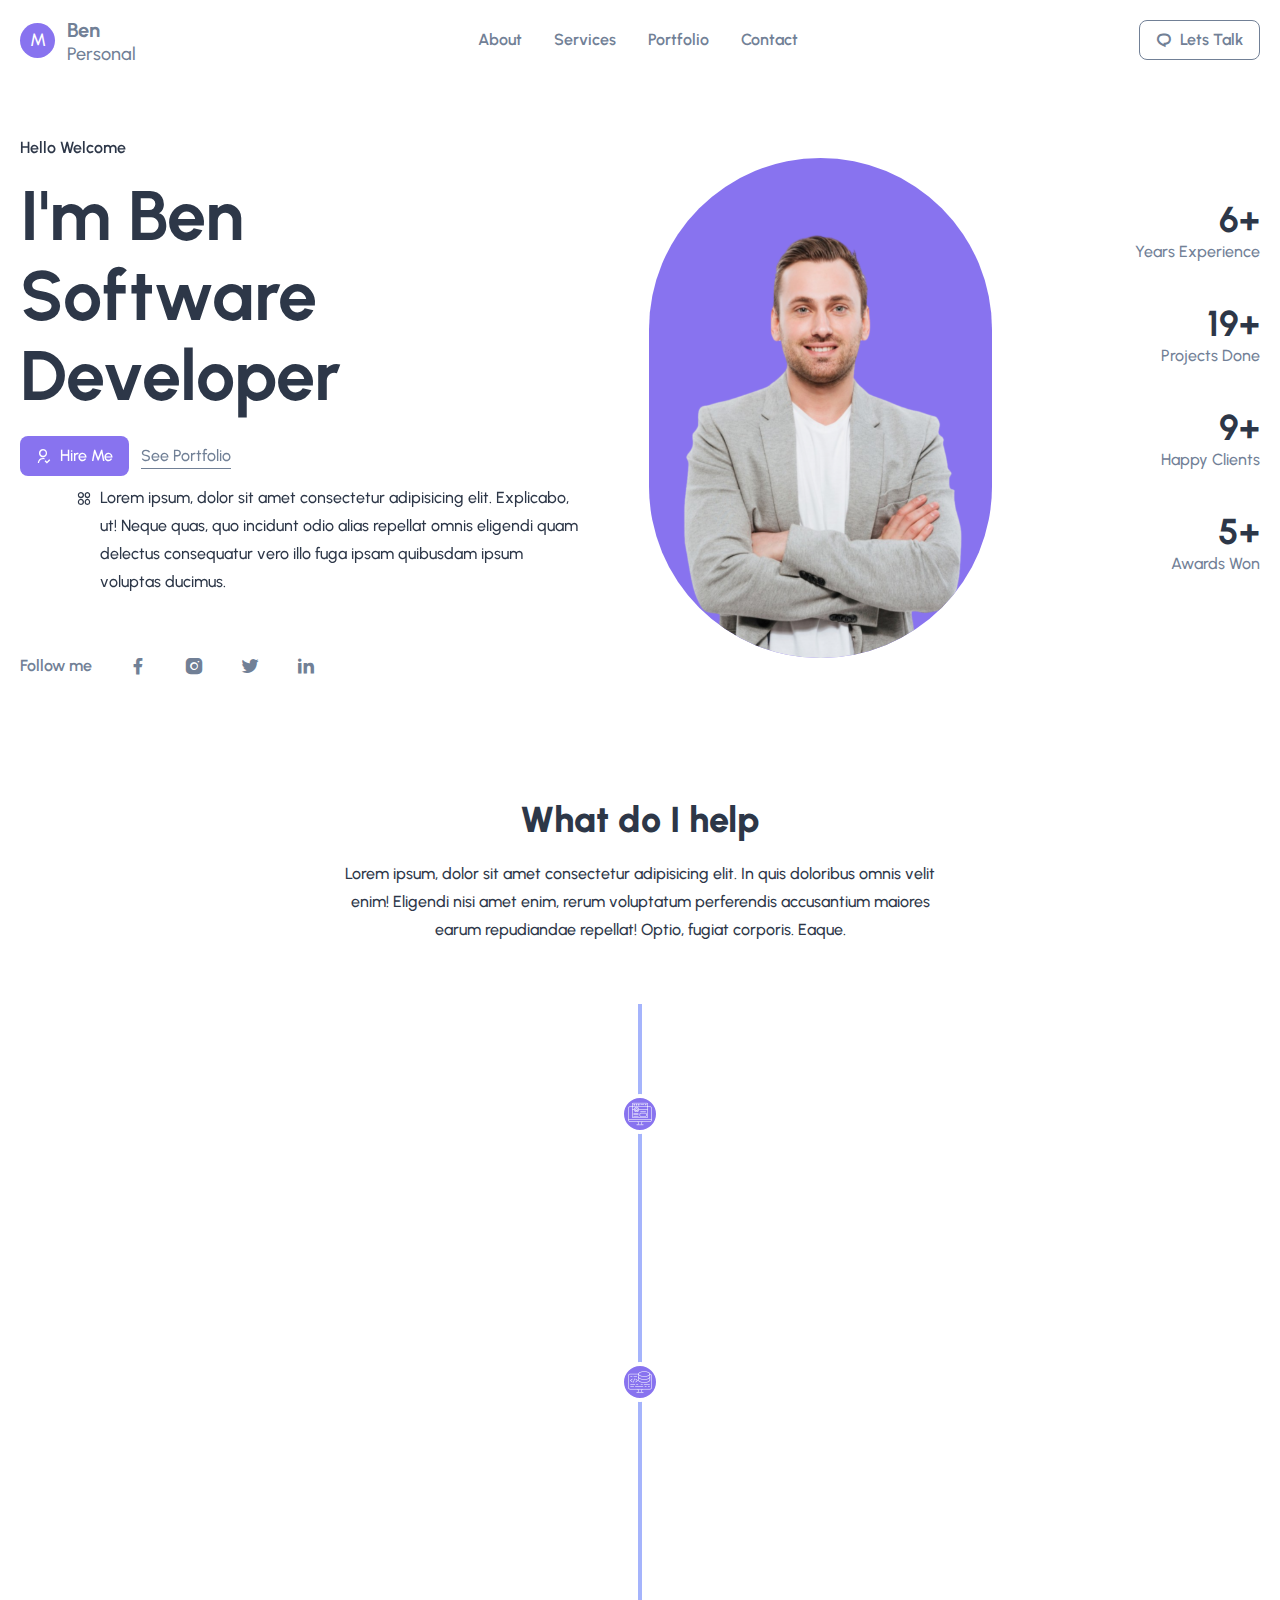
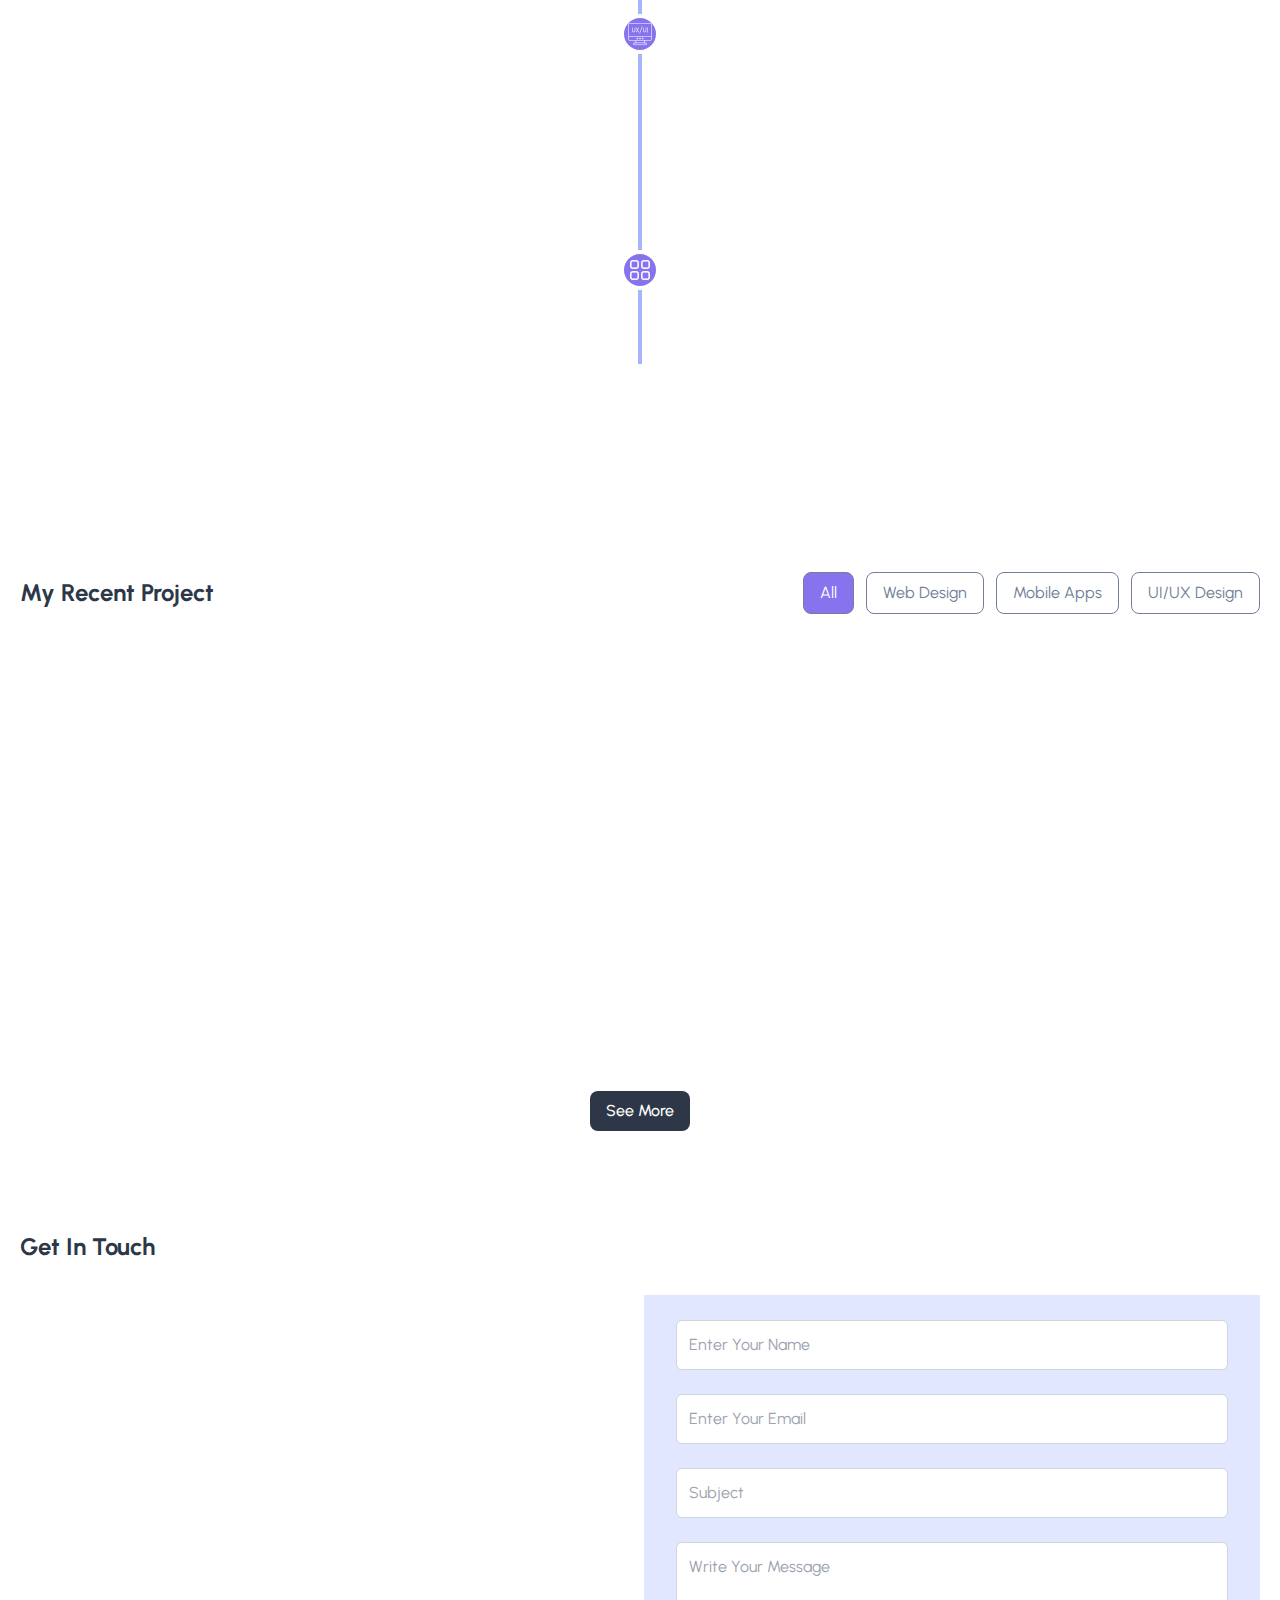
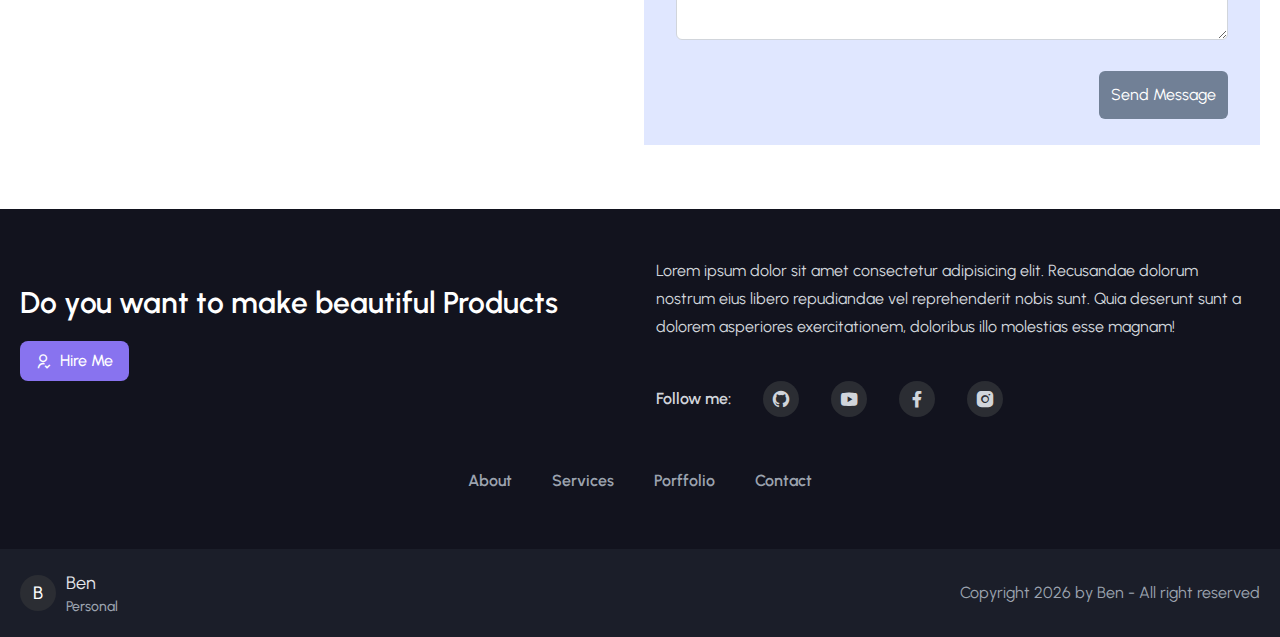
<file: index.html>
<!doctype html>
<html lang="en">
  <head>
    <meta charset="UTF-8" />
    <link rel="icon" type="image/svg+xml" href="/vite.svg" />
    <meta name="viewport" content="width=device-width, initial-scale=1.0" />
    <title>Vite + React</title>
    <script type="module" crossorigin src="/assets/index-c089b72e.js"></script>
    <link rel="stylesheet" href="/assets/index-d1d12281.css">
  </head>
  <body>
    <div id="root"></div>
    
  </body>
</html>
</file>
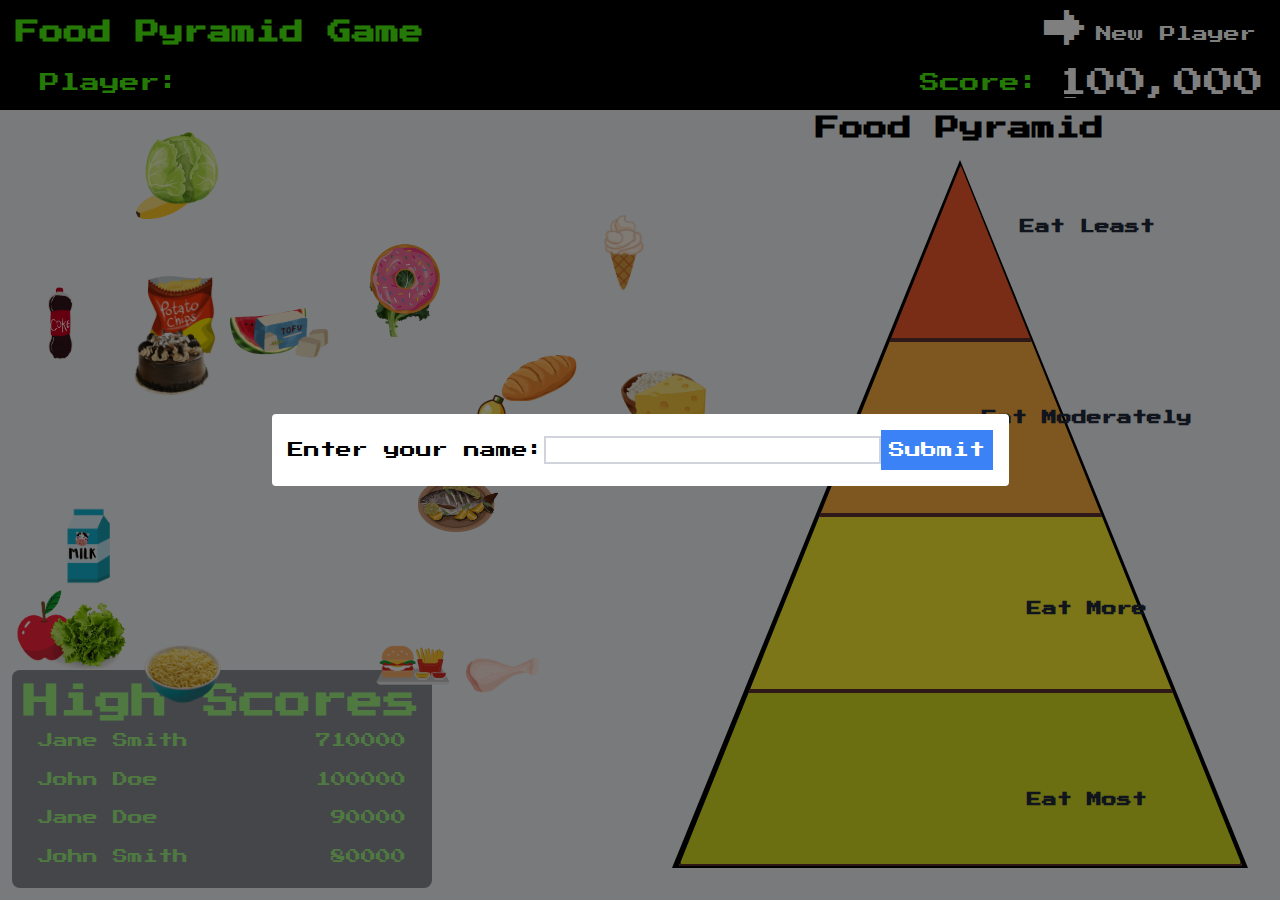
<file: game.html>
<!doctype html>
<html lang="en">
  <head>
    <meta charset="UTF-8" />
    <link rel="icon" type="image/svg+xml" href="/vite.svg" />
    <link href="https://fonts.googleapis.com/css2?family=Press+Start+2P&display=swap" rel="stylesheet">
    <meta name="viewport" content="width=device-width, initial-scale=1, maximum-scale=1, user-scalable=no">
    <title>Vite + React</title>
    <script type="module" crossorigin src="/assets/index-ylkEXnzf.js"></script>
    <link rel="stylesheet" crossorigin href="/assets/index-Bwu-bqq0.css">
  </head>
  <body>
    <div id="root"></div>
  </body>
</html>
</file>
<file: assets/index-d1d12281.css>
@import"https://fonts.googleapis.com/css2?family=Urbanist:wght@200;300;400;500;600;700;800&display=swap";*{padding:0;margin:0;box-sizing:border-box}html{scroll-behavior:smooth}body{font-family:Urbanist,sans-serif}.container{max-width:1170px;padding-left:20px;padding-right:20px;margin:auto}section{padding:50px 0}.sticky__header{width:100px;height:100px;line-height:80px;position:sticky;top:0;left:0;background:#fff;box-shadow:3px 3px -8px 3px #ddd;z-index:99}@media only screen and (max-width: 768px){.menu{width:100%;height:100%;position:fixed;top:0;left:0;background:#00000084;z-index:100;display:none}.menu ul{width:15rem;height:100%;position:absolute;top:0;right:0;z-index:200;background:#fff;flex-direction:column;line-height:50px;justify-content:center;align-items:center;display:flex}.show__menu{display:block}}[data-aos][data-aos][data-aos-duration="50"],body[data-aos-duration="50"] [data-aos]{transition-duration:50ms}[data-aos][data-aos][data-aos-delay="50"],body[data-aos-delay="50"] [data-aos]{transition-delay:0}[data-aos][data-aos][data-aos-delay="50"].aos-animate,body[data-aos-delay="50"] [data-aos].aos-animate{transition-delay:50ms}[data-aos][data-aos][data-aos-duration="100"],body[data-aos-duration="100"] [data-aos]{transition-duration:.1s}[data-aos][data-aos][data-aos-delay="100"],body[data-aos-delay="100"] [data-aos]{transition-delay:0}[data-aos][data-aos][data-aos-delay="100"].aos-animate,body[data-aos-delay="100"] [data-aos].aos-animate{transition-delay:.1s}[data-aos][data-aos][data-aos-duration="150"],body[data-aos-duration="150"] [data-aos]{transition-duration:.15s}[data-aos][data-aos][data-aos-delay="150"],body[data-aos-delay="150"] [data-aos]{transition-delay:0}[data-aos][data-aos][data-aos-delay="150"].aos-animate,body[data-aos-delay="150"] [data-aos].aos-animate{transition-delay:.15s}[data-aos][data-aos][data-aos-duration="200"],body[data-aos-duration="200"] [data-aos]{transition-duration:.2s}[data-aos][data-aos][data-aos-delay="200"],body[data-aos-delay="200"] [data-aos]{transition-delay:0}[data-aos][data-aos][data-aos-delay="200"].aos-animate,body[data-aos-delay="200"] [data-aos].aos-animate{transition-delay:.2s}[data-aos][data-aos][data-aos-duration="250"],body[data-aos-duration="250"] [data-aos]{transition-duration:.25s}[data-aos][data-aos][data-aos-delay="250"],body[data-aos-delay="250"] [data-aos]{transition-delay:0}[data-aos][data-aos][data-aos-delay="250"].aos-animate,body[data-aos-delay="250"] [data-aos].aos-animate{transition-delay:.25s}[data-aos][data-aos][data-aos-duration="300"],body[data-aos-duration="300"] [data-aos]{transition-duration:.3s}[data-aos][data-aos][data-aos-delay="300"],body[data-aos-delay="300"] [data-aos]{transition-delay:0}[data-aos][data-aos][data-aos-delay="300"].aos-animate,body[data-aos-delay="300"] [data-aos].aos-animate{transition-delay:.3s}[data-aos][data-aos][data-aos-duration="350"],body[data-aos-duration="350"] [data-aos]{transition-duration:.35s}[data-aos][data-aos][data-aos-delay="350"],body[data-aos-delay="350"] [data-aos]{transition-delay:0}[data-aos][data-aos][data-aos-delay="350"].aos-animate,body[data-aos-delay="350"] [data-aos].aos-animate{transition-delay:.35s}[data-aos][data-aos][data-aos-duration="400"],body[data-aos-duration="400"] [data-aos]{transition-duration:.4s}[data-aos][data-aos][data-aos-delay="400"],body[data-aos-delay="400"] [data-aos]{transition-delay:0}[data-aos][data-aos][data-aos-delay="400"].aos-animate,body[data-aos-delay="400"] [data-aos].aos-animate{transition-delay:.4s}[data-aos][data-aos][data-aos-duration="450"],body[data-aos-duration="450"] [data-aos]{transition-duration:.45s}[data-aos][data-aos][data-aos-delay="450"],body[data-aos-delay="450"] [data-aos]{transition-delay:0}[data-aos][data-aos][data-aos-delay="450"].aos-animate,body[data-aos-delay="450"] [data-aos].aos-animate{transition-delay:.45s}[data-aos][data-aos][data-aos-duration="500"],body[data-aos-duration="500"] [data-aos]{transition-duration:.5s}[data-aos][data-aos][data-aos-delay="500"],body[data-aos-delay="500"] [data-aos]{transition-delay:0}[data-aos][data-aos][data-aos-delay="500"].aos-animate,body[data-aos-delay="500"] [data-aos].aos-animate{transition-delay:.5s}[data-aos][data-aos][data-aos-duration="550"],body[data-aos-duration="550"] [data-aos]{transition-duration:.55s}[data-aos][data-aos][data-aos-delay="550"],body[data-aos-delay="550"] [data-aos]{transition-delay:0}[data-aos][data-aos][data-aos-delay="550"].aos-animate,body[data-aos-delay="550"] [data-aos].aos-animate{transition-delay:.55s}[data-aos][data-aos][data-aos-duration="600"],body[data-aos-duration="600"] [data-aos]{transition-duration:.6s}[data-aos][data-aos][data-aos-delay="600"],body[data-aos-delay="600"] [data-aos]{transition-delay:0}[data-aos][data-aos][data-aos-delay="600"].aos-animate,body[data-aos-delay="600"] [data-aos].aos-animate{transition-delay:.6s}[data-aos][data-aos][data-aos-duration="650"],body[data-aos-duration="650"] [data-aos]{transition-duration:.65s}[data-aos][data-aos][data-aos-delay="650"],body[data-aos-delay="650"] [data-aos]{transition-delay:0}[data-aos][data-aos][data-aos-delay="650"].aos-animate,body[data-aos-delay="650"] [data-aos].aos-animate{transition-delay:.65s}[data-aos][data-aos][data-aos-duration="700"],body[data-aos-duration="700"] [data-aos]{transition-duration:.7s}[data-aos][data-aos][data-aos-delay="700"],body[data-aos-delay="700"] [data-aos]{transition-delay:0}[data-aos][data-aos][data-aos-delay="700"].aos-animate,body[data-aos-delay="700"] [data-aos].aos-animate{transition-delay:.7s}[data-aos][data-aos][data-aos-duration="750"],body[data-aos-duration="750"] [data-aos]{transition-duration:.75s}[data-aos][data-aos][data-aos-delay="750"],body[data-aos-delay="750"] [data-aos]{transition-delay:0}[data-aos][data-aos][data-aos-delay="750"].aos-animate,body[data-aos-delay="750"] [data-aos].aos-animate{transition-delay:.75s}[data-aos][data-aos][data-aos-duration="800"],body[data-aos-duration="800"] [data-aos]{transition-duration:.8s}[data-aos][data-aos][data-aos-delay="800"],body[data-aos-delay="800"] [data-aos]{transition-delay:0}[data-aos][data-aos][data-aos-delay="800"].aos-animate,body[data-aos-delay="800"] [data-aos].aos-animate{transition-delay:.8s}[data-aos][data-aos][data-aos-duration="850"],body[data-aos-duration="850"] [data-aos]{transition-duration:.85s}[data-aos][data-aos][data-aos-delay="850"],body[data-aos-delay="850"] [data-aos]{transition-delay:0}[data-aos][data-aos][data-aos-delay="850"].aos-animate,body[data-aos-delay="850"] [data-aos].aos-animate{transition-delay:.85s}[data-aos][data-aos][data-aos-duration="900"],body[data-aos-duration="900"] [data-aos]{transition-duration:.9s}[data-aos][data-aos][data-aos-delay="900"],body[data-aos-delay="900"] [data-aos]{transition-delay:0}[data-aos][data-aos][data-aos-delay="900"].aos-animate,body[data-aos-delay="900"] [data-aos].aos-animate{transition-delay:.9s}[data-aos][data-aos][data-aos-duration="950"],body[data-aos-duration="950"] [data-aos]{transition-duration:.95s}[data-aos][data-aos][data-aos-delay="950"],body[data-aos-delay="950"] [data-aos]{transition-delay:0}[data-aos][data-aos][data-aos-delay="950"].aos-animate,body[data-aos-delay="950"] [data-aos].aos-animate{transition-delay:.95s}[data-aos][data-aos][data-aos-duration="1000"],body[data-aos-duration="1000"] [data-aos]{transition-duration:1s}[data-aos][data-aos][data-aos-delay="1000"],body[data-aos-delay="1000"] [data-aos]{transition-delay:0}[data-aos][data-aos][data-aos-delay="1000"].aos-animate,body[data-aos-delay="1000"] [data-aos].aos-animate{transition-delay:1s}[data-aos][data-aos][data-aos-duration="1050"],body[data-aos-duration="1050"] [data-aos]{transition-duration:1.05s}[data-aos][data-aos][data-aos-delay="1050"],body[data-aos-delay="1050"] [data-aos]{transition-delay:0}[data-aos][data-aos][data-aos-delay="1050"].aos-animate,body[data-aos-delay="1050"] [data-aos].aos-animate{transition-delay:1.05s}[data-aos][data-aos][data-aos-duration="1100"],body[data-aos-duration="1100"] [data-aos]{transition-duration:1.1s}[data-aos][data-aos][data-aos-delay="1100"],body[data-aos-delay="1100"] [data-aos]{transition-delay:0}[data-aos][data-aos][data-aos-delay="1100"].aos-animate,body[data-aos-delay="1100"] [data-aos].aos-animate{transition-delay:1.1s}[data-aos][data-aos][data-aos-duration="1150"],body[data-aos-duration="1150"] [data-aos]{transition-duration:1.15s}[data-aos][data-aos][data-aos-delay="1150"],body[data-aos-delay="1150"] [data-aos]{transition-delay:0}[data-aos][data-aos][data-aos-delay="1150"].aos-animate,body[data-aos-delay="1150"] [data-aos].aos-animate{transition-delay:1.15s}[data-aos][data-aos][data-aos-duration="1200"],body[data-aos-duration="1200"] [data-aos]{transition-duration:1.2s}[data-aos][data-aos][data-aos-delay="1200"],body[data-aos-delay="1200"] [data-aos]{transition-delay:0}[data-aos][data-aos][data-aos-delay="1200"].aos-animate,body[data-aos-delay="1200"] [data-aos].aos-animate{transition-delay:1.2s}[data-aos][data-aos][data-aos-duration="1250"],body[data-aos-duration="1250"] [data-aos]{transition-duration:1.25s}[data-aos][data-aos][data-aos-delay="1250"],body[data-aos-delay="1250"] [data-aos]{transition-delay:0}[data-aos][data-aos][data-aos-delay="1250"].aos-animate,body[data-aos-delay="1250"] [data-aos].aos-animate{transition-delay:1.25s}[data-aos][data-aos][data-aos-duration="1300"],body[data-aos-duration="1300"] [data-aos]{transition-duration:1.3s}[data-aos][data-aos][data-aos-delay="1300"],body[data-aos-delay="1300"] [data-aos]{transition-delay:0}[data-aos][data-aos][data-aos-delay="1300"].aos-animate,body[data-aos-delay="1300"] [data-aos].aos-animate{transition-delay:1.3s}[data-aos][data-aos][data-aos-duration="1350"],body[data-aos-duration="1350"] [data-aos]{transition-duration:1.35s}[data-aos][data-aos][data-aos-delay="1350"],body[data-aos-delay="1350"] [data-aos]{transition-delay:0}[data-aos][data-aos][data-aos-delay="1350"].aos-animate,body[data-aos-delay="1350"] [data-aos].aos-animate{transition-delay:1.35s}[data-aos][data-aos][data-aos-duration="1400"],body[data-aos-duration="1400"] [data-aos]{transition-duration:1.4s}[data-aos][data-aos][data-aos-delay="1400"],body[data-aos-delay="1400"] [data-aos]{transition-delay:0}[data-aos][data-aos][data-aos-delay="1400"].aos-animate,body[data-aos-delay="1400"] [data-aos].aos-animate{transition-delay:1.4s}[data-aos][data-aos][data-aos-duration="1450"],body[data-aos-duration="1450"] [data-aos]{transition-duration:1.45s}[data-aos][data-aos][data-aos-delay="1450"],body[data-aos-delay="1450"] [data-aos]{transition-delay:0}[data-aos][data-aos][data-aos-delay="1450"].aos-animate,body[data-aos-delay="1450"] [data-aos].aos-animate{transition-delay:1.45s}[data-aos][data-aos][data-aos-duration="1500"],body[data-aos-duration="1500"] [data-aos]{transition-duration:1.5s}[data-aos][data-aos][data-aos-delay="1500"],body[data-aos-delay="1500"] [data-aos]{transition-delay:0}[data-aos][data-aos][data-aos-delay="1500"].aos-animate,body[data-aos-delay="1500"] [data-aos].aos-animate{transition-delay:1.5s}[data-aos][data-aos][data-aos-duration="1550"],body[data-aos-duration="1550"] [data-aos]{transition-duration:1.55s}[data-aos][data-aos][data-aos-delay="1550"],body[data-aos-delay="1550"] [data-aos]{transition-delay:0}[data-aos][data-aos][data-aos-delay="1550"].aos-animate,body[data-aos-delay="1550"] [data-aos].aos-animate{transition-delay:1.55s}[data-aos][data-aos][data-aos-duration="1600"],body[data-aos-duration="1600"] [data-aos]{transition-duration:1.6s}[data-aos][data-aos][data-aos-delay="1600"],body[data-aos-delay="1600"] [data-aos]{transition-delay:0}[data-aos][data-aos][data-aos-delay="1600"].aos-animate,body[data-aos-delay="1600"] [data-aos].aos-animate{transition-delay:1.6s}[data-aos][data-aos][data-aos-duration="1650"],body[data-aos-duration="1650"] [data-aos]{transition-duration:1.65s}[data-aos][data-aos][data-aos-delay="1650"],body[data-aos-delay="1650"] [data-aos]{transition-delay:0}[data-aos][data-aos][data-aos-delay="1650"].aos-animate,body[data-aos-delay="1650"] [data-aos].aos-animate{transition-delay:1.65s}[data-aos][data-aos][data-aos-duration="1700"],body[data-aos-duration="1700"] [data-aos]{transition-duration:1.7s}[data-aos][data-aos][data-aos-delay="1700"],body[data-aos-delay="1700"] [data-aos]{transition-delay:0}[data-aos][data-aos][data-aos-delay="1700"].aos-animate,body[data-aos-delay="1700"] [data-aos].aos-animate{transition-delay:1.7s}[data-aos][data-aos][data-aos-duration="1750"],body[data-aos-duration="1750"] [data-aos]{transition-duration:1.75s}[data-aos][data-aos][data-aos-delay="1750"],body[data-aos-delay="1750"] [data-aos]{transition-delay:0}[data-aos][data-aos][data-aos-delay="1750"].aos-animate,body[data-aos-delay="1750"] [data-aos].aos-animate{transition-delay:1.75s}[data-aos][data-aos][data-aos-duration="1800"],body[data-aos-duration="1800"] [data-aos]{transition-duration:1.8s}[data-aos][data-aos][data-aos-delay="1800"],body[data-aos-delay="1800"] [data-aos]{transition-delay:0}[data-aos][data-aos][data-aos-delay="1800"].aos-animate,body[data-aos-delay="1800"] [data-aos].aos-animate{transition-delay:1.8s}[data-aos][data-aos][data-aos-duration="1850"],body[data-aos-duration="1850"] [data-aos]{transition-duration:1.85s}[data-aos][data-aos][data-aos-delay="1850"],body[data-aos-delay="1850"] [data-aos]{transition-delay:0}[data-aos][data-aos][data-aos-delay="1850"].aos-animate,body[data-aos-delay="1850"] [data-aos].aos-animate{transition-delay:1.85s}[data-aos][data-aos][data-aos-duration="1900"],body[data-aos-duration="1900"] [data-aos]{transition-duration:1.9s}[data-aos][data-aos][data-aos-delay="1900"],body[data-aos-delay="1900"] [data-aos]{transition-delay:0}[data-aos][data-aos][data-aos-delay="1900"].aos-animate,body[data-aos-delay="1900"] [data-aos].aos-animate{transition-delay:1.9s}[data-aos][data-aos][data-aos-duration="1950"],body[data-aos-duration="1950"] [data-aos]{transition-duration:1.95s}[data-aos][data-aos][data-aos-delay="1950"],body[data-aos-delay="1950"] [data-aos]{transition-delay:0}[data-aos][data-aos][data-aos-delay="1950"].aos-animate,body[data-aos-delay="1950"] [data-aos].aos-animate{transition-delay:1.95s}[data-aos][data-aos][data-aos-duration="2000"],body[data-aos-duration="2000"] [data-aos]{transition-duration:2s}[data-aos][data-aos][data-aos-delay="2000"],body[data-aos-delay="2000"] [data-aos]{transition-delay:0}[data-aos][data-aos][data-aos-delay="2000"].aos-animate,body[data-aos-delay="2000"] [data-aos].aos-animate{transition-delay:2s}[data-aos][data-aos][data-aos-duration="2050"],body[data-aos-duration="2050"] [data-aos]{transition-duration:2.05s}[data-aos][data-aos][data-aos-delay="2050"],body[data-aos-delay="2050"] [data-aos]{transition-delay:0}[data-aos][data-aos][data-aos-delay="2050"].aos-animate,body[data-aos-delay="2050"] [data-aos].aos-animate{transition-delay:2.05s}[data-aos][data-aos][data-aos-duration="2100"],body[data-aos-duration="2100"] [data-aos]{transition-duration:2.1s}[data-aos][data-aos][data-aos-delay="2100"],body[data-aos-delay="2100"] [data-aos]{transition-delay:0}[data-aos][data-aos][data-aos-delay="2100"].aos-animate,body[data-aos-delay="2100"] [data-aos].aos-animate{transition-delay:2.1s}[data-aos][data-aos][data-aos-duration="2150"],body[data-aos-duration="2150"] [data-aos]{transition-duration:2.15s}[data-aos][data-aos][data-aos-delay="2150"],body[data-aos-delay="2150"] [data-aos]{transition-delay:0}[data-aos][data-aos][data-aos-delay="2150"].aos-animate,body[data-aos-delay="2150"] [data-aos].aos-animate{transition-delay:2.15s}[data-aos][data-aos][data-aos-duration="2200"],body[data-aos-duration="2200"] [data-aos]{transition-duration:2.2s}[data-aos][data-aos][data-aos-delay="2200"],body[data-aos-delay="2200"] [data-aos]{transition-delay:0}[data-aos][data-aos][data-aos-delay="2200"].aos-animate,body[data-aos-delay="2200"] [data-aos].aos-animate{transition-delay:2.2s}[data-aos][data-aos][data-aos-duration="2250"],body[data-aos-duration="2250"] [data-aos]{transition-duration:2.25s}[data-aos][data-aos][data-aos-delay="2250"],body[data-aos-delay="2250"] [data-aos]{transition-delay:0}[data-aos][data-aos][data-aos-delay="2250"].aos-animate,body[data-aos-delay="2250"] [data-aos].aos-animate{transition-delay:2.25s}[data-aos][data-aos][data-aos-duration="2300"],body[data-aos-duration="2300"] [data-aos]{transition-duration:2.3s}[data-aos][data-aos][data-aos-delay="2300"],body[data-aos-delay="2300"] [data-aos]{transition-delay:0}[data-aos][data-aos][data-aos-delay="2300"].aos-animate,body[data-aos-delay="2300"] [data-aos].aos-animate{transition-delay:2.3s}[data-aos][data-aos][data-aos-duration="2350"],body[data-aos-duration="2350"] [data-aos]{transition-duration:2.35s}[data-aos][data-aos][data-aos-delay="2350"],body[data-aos-delay="2350"] [data-aos]{transition-delay:0}[data-aos][data-aos][data-aos-delay="2350"].aos-animate,body[data-aos-delay="2350"] [data-aos].aos-animate{transition-delay:2.35s}[data-aos][data-aos][data-aos-duration="2400"],body[data-aos-duration="2400"] [data-aos]{transition-duration:2.4s}[data-aos][data-aos][data-aos-delay="2400"],body[data-aos-delay="2400"] [data-aos]{transition-delay:0}[data-aos][data-aos][data-aos-delay="2400"].aos-animate,body[data-aos-delay="2400"] [data-aos].aos-animate{transition-delay:2.4s}[data-aos][data-aos][data-aos-duration="2450"],body[data-aos-duration="2450"] [data-aos]{transition-duration:2.45s}[data-aos][data-aos][data-aos-delay="2450"],body[data-aos-delay="2450"] [data-aos]{transition-delay:0}[data-aos][data-aos][data-aos-delay="2450"].aos-animate,body[data-aos-delay="2450"] [data-aos].aos-animate{transition-delay:2.45s}[data-aos][data-aos][data-aos-duration="2500"],body[data-aos-duration="2500"] [data-aos]{transition-duration:2.5s}[data-aos][data-aos][data-aos-delay="2500"],body[data-aos-delay="2500"] [data-aos]{transition-delay:0}[data-aos][data-aos][data-aos-delay="2500"].aos-animate,body[data-aos-delay="2500"] [data-aos].aos-animate{transition-delay:2.5s}[data-aos][data-aos][data-aos-duration="2550"],body[data-aos-duration="2550"] [data-aos]{transition-duration:2.55s}[data-aos][data-aos][data-aos-delay="2550"],body[data-aos-delay="2550"] [data-aos]{transition-delay:0}[data-aos][data-aos][data-aos-delay="2550"].aos-animate,body[data-aos-delay="2550"] [data-aos].aos-animate{transition-delay:2.55s}[data-aos][data-aos][data-aos-duration="2600"],body[data-aos-duration="2600"] [data-aos]{transition-duration:2.6s}[data-aos][data-aos][data-aos-delay="2600"],body[data-aos-delay="2600"] [data-aos]{transition-delay:0}[data-aos][data-aos][data-aos-delay="2600"].aos-animate,body[data-aos-delay="2600"] [data-aos].aos-animate{transition-delay:2.6s}[data-aos][data-aos][data-aos-duration="2650"],body[data-aos-duration="2650"] [data-aos]{transition-duration:2.65s}[data-aos][data-aos][data-aos-delay="2650"],body[data-aos-delay="2650"] [data-aos]{transition-delay:0}[data-aos][data-aos][data-aos-delay="2650"].aos-animate,body[data-aos-delay="2650"] [data-aos].aos-animate{transition-delay:2.65s}[data-aos][data-aos][data-aos-duration="2700"],body[data-aos-duration="2700"] [data-aos]{transition-duration:2.7s}[data-aos][data-aos][data-aos-delay="2700"],body[data-aos-delay="2700"] [data-aos]{transition-delay:0}[data-aos][data-aos][data-aos-delay="2700"].aos-animate,body[data-aos-delay="2700"] [data-aos].aos-animate{transition-delay:2.7s}[data-aos][data-aos][data-aos-duration="2750"],body[data-aos-duration="2750"] [data-aos]{transition-duration:2.75s}[data-aos][data-aos][data-aos-delay="2750"],body[data-aos-delay="2750"] [data-aos]{transition-delay:0}[data-aos][data-aos][data-aos-delay="2750"].aos-animate,body[data-aos-delay="2750"] [data-aos].aos-animate{transition-delay:2.75s}[data-aos][data-aos][data-aos-duration="2800"],body[data-aos-duration="2800"] [data-aos]{transition-duration:2.8s}[data-aos][data-aos][data-aos-delay="2800"],body[data-aos-delay="2800"] [data-aos]{transition-delay:0}[data-aos][data-aos][data-aos-delay="2800"].aos-animate,body[data-aos-delay="2800"] [data-aos].aos-animate{transition-delay:2.8s}[data-aos][data-aos][data-aos-duration="2850"],body[data-aos-duration="2850"] [data-aos]{transition-duration:2.85s}[data-aos][data-aos][data-aos-delay="2850"],body[data-aos-delay="2850"] [data-aos]{transition-delay:0}[data-aos][data-aos][data-aos-delay="2850"].aos-animate,body[data-aos-delay="2850"] [data-aos].aos-animate{transition-delay:2.85s}[data-aos][data-aos][data-aos-duration="2900"],body[data-aos-duration="2900"] [data-aos]{transition-duration:2.9s}[data-aos][data-aos][data-aos-delay="2900"],body[data-aos-delay="2900"] [data-aos]{transition-delay:0}[data-aos][data-aos][data-aos-delay="2900"].aos-animate,body[data-aos-delay="2900"] [data-aos].aos-animate{transition-delay:2.9s}[data-aos][data-aos][data-aos-duration="2950"],body[data-aos-duration="2950"] [data-aos]{transition-duration:2.95s}[data-aos][data-aos][data-aos-delay="2950"],body[data-aos-delay="2950"] [data-aos]{transition-delay:0}[data-aos][data-aos][data-aos-delay="2950"].aos-animate,body[data-aos-delay="2950"] [data-aos].aos-animate{transition-delay:2.95s}[data-aos][data-aos][data-aos-duration="3000"],body[data-aos-duration="3000"] [data-aos]{transition-duration:3s}[data-aos][data-aos][data-aos-delay="3000"],body[data-aos-delay="3000"] [data-aos]{transition-delay:0}[data-aos][data-aos][data-aos-delay="3000"].aos-animate,body[data-aos-delay="3000"] [data-aos].aos-animate{transition-delay:3s}[data-aos][data-aos][data-aos-easing=linear],body[data-aos-easing=linear] [data-aos]{transition-timing-function:cubic-bezier(.25,.25,.75,.75)}[data-aos][data-aos][data-aos-easing=ease],body[data-aos-easing=ease] [data-aos]{transition-timing-function:ease}[data-aos][data-aos][data-aos-easing=ease-in],body[data-aos-easing=ease-in] [data-aos]{transition-timing-function:ease-in}[data-aos][data-aos][data-aos-easing=ease-out],body[data-aos-easing=ease-out] [data-aos]{transition-timing-function:ease-out}[data-aos][data-aos][data-aos-easing=ease-in-out],body[data-aos-easing=ease-in-out] [data-aos]{transition-timing-function:ease-in-out}[data-aos][data-aos][data-aos-easing=ease-in-back],body[data-aos-easing=ease-in-back] [data-aos]{transition-timing-function:cubic-bezier(.6,-.28,.735,.045)}[data-aos][data-aos][data-aos-easing=ease-out-back],body[data-aos-easing=ease-out-back] [data-aos]{transition-timing-function:cubic-bezier(.175,.885,.32,1.275)}[data-aos][data-aos][data-aos-easing=ease-in-out-back],body[data-aos-easing=ease-in-out-back] [data-aos]{transition-timing-function:cubic-bezier(.68,-.55,.265,1.55)}[data-aos][data-aos][data-aos-easing=ease-in-sine],body[data-aos-easing=ease-in-sine] [data-aos]{transition-timing-function:cubic-bezier(.47,0,.745,.715)}[data-aos][data-aos][data-aos-easing=ease-out-sine],body[data-aos-easing=ease-out-sine] [data-aos]{transition-timing-function:cubic-bezier(.39,.575,.565,1)}[data-aos][data-aos][data-aos-easing=ease-in-out-sine],body[data-aos-easing=ease-in-out-sine] [data-aos]{transition-timing-function:cubic-bezier(.445,.05,.55,.95)}[data-aos][data-aos][data-aos-easing=ease-in-quad],body[data-aos-easing=ease-in-quad] [data-aos]{transition-timing-function:cubic-bezier(.55,.085,.68,.53)}[data-aos][data-aos][data-aos-easing=ease-out-quad],body[data-aos-easing=ease-out-quad] [data-aos]{transition-timing-function:cubic-bezier(.25,.46,.45,.94)}[data-aos][data-aos][data-aos-easing=ease-in-out-quad],body[data-aos-easing=ease-in-out-quad] [data-aos]{transition-timing-function:cubic-bezier(.455,.03,.515,.955)}[data-aos][data-aos][data-aos-easing=ease-in-cubic],body[data-aos-easing=ease-in-cubic] [data-aos]{transition-timing-function:cubic-bezier(.55,.085,.68,.53)}[data-aos][data-aos][data-aos-easing=ease-out-cubic],body[data-aos-easing=ease-out-cubic] [data-aos]{transition-timing-function:cubic-bezier(.25,.46,.45,.94)}[data-aos][data-aos][data-aos-easing=ease-in-out-cubic],body[data-aos-easing=ease-in-out-cubic] [data-aos]{transition-timing-function:cubic-bezier(.455,.03,.515,.955)}[data-aos][data-aos][data-aos-easing=ease-in-quart],body[data-aos-easing=ease-in-quart] [data-aos]{transition-timing-function:cubic-bezier(.55,.085,.68,.53)}[data-aos][data-aos][data-aos-easing=ease-out-quart],body[data-aos-easing=ease-out-quart] [data-aos]{transition-timing-function:cubic-bezier(.25,.46,.45,.94)}[data-aos][data-aos][data-aos-easing=ease-in-out-quart],body[data-aos-easing=ease-in-out-quart] [data-aos]{transition-timing-function:cubic-bezier(.455,.03,.515,.955)}[data-aos^=fade][data-aos^=fade]{opacity:0;transition-property:opacity,transform}[data-aos^=fade][data-aos^=fade].aos-animate{opacity:1;transform:translateZ(0)}[data-aos=fade-up]{transform:translate3d(0,100px,0)}[data-aos=fade-down]{transform:translate3d(0,-100px,0)}[data-aos=fade-right]{transform:translate3d(-100px,0,0)}[data-aos=fade-left]{transform:translate3d(100px,0,0)}[data-aos=fade-up-right]{transform:translate3d(-100px,100px,0)}[data-aos=fade-up-left]{transform:translate3d(100px,100px,0)}[data-aos=fade-down-right]{transform:translate3d(-100px,-100px,0)}[data-aos=fade-down-left]{transform:translate3d(100px,-100px,0)}[data-aos^=zoom][data-aos^=zoom]{opacity:0;transition-property:opacity,transform}[data-aos^=zoom][data-aos^=zoom].aos-animate{opacity:1;transform:translateZ(0) scale(1)}[data-aos=zoom-in]{transform:scale(.6)}[data-aos=zoom-in-up]{transform:translate3d(0,100px,0) scale(.6)}[data-aos=zoom-in-down]{transform:translate3d(0,-100px,0) scale(.6)}[data-aos=zoom-in-right]{transform:translate3d(-100px,0,0) scale(.6)}[data-aos=zoom-in-left]{transform:translate3d(100px,0,0) scale(.6)}[data-aos=zoom-out]{transform:scale(1.2)}[data-aos=zoom-out-up]{transform:translate3d(0,100px,0) scale(1.2)}[data-aos=zoom-out-down]{transform:translate3d(0,-100px,0) scale(1.2)}[data-aos=zoom-out-right]{transform:translate3d(-100px,0,0) scale(1.2)}[data-aos=zoom-out-left]{transform:translate3d(100px,0,0) scale(1.2)}[data-aos^=slide][data-aos^=slide]{transition-property:transform}[data-aos^=slide][data-aos^=slide].aos-animate{transform:translateZ(0)}[data-aos=slide-up]{transform:translate3d(0,100%,0)}[data-aos=slide-down]{transform:translate3d(0,-100%,0)}[data-aos=slide-right]{transform:translate3d(-100%,0,0)}[data-aos=slide-left]{transform:translate3d(100%,0,0)}[data-aos^=flip][data-aos^=flip]{backface-visibility:hidden;transition-property:transform}[data-aos=flip-left]{transform:perspective(2500px) rotateY(-100deg)}[data-aos=flip-left].aos-animate{transform:perspective(2500px) rotateY(0)}[data-aos=flip-right]{transform:perspective(2500px) rotateY(100deg)}[data-aos=flip-right].aos-animate{transform:perspective(2500px) rotateY(0)}[data-aos=flip-up]{transform:perspective(2500px) rotateX(-100deg)}[data-aos=flip-up].aos-animate{transform:perspective(2500px) rotateX(0)}[data-aos=flip-down]{transform:perspective(2500px) rotateX(100deg)}[data-aos=flip-down].aos-animate{transform:perspective(2500px) rotateX(0)}@font-face{font-family:remixicon;src:url(/assets/remixicon-25af6e92.eot?t=1690730386070);src:url(/assets/remixicon-25af6e92.eot?t=1690730386070#iefix) format("embedded-opentype"),url(/assets/remixicon-b0d0b7e5.woff2?t=1690730386070) format("woff2"),url(/assets/remixicon-52976819.woff?t=1690730386070) format("woff"),url(/assets/remixicon-4022c89b.ttf?t=1690730386070) format("truetype"),url(/assets/remixicon-c728a748.svg?t=1690730386070#remixicon) format("svg");font-display:swap}[class^=ri-],[class*=" ri-"]{font-family:remixicon!important;font-style:normal;-webkit-font-smoothing:antialiased;-moz-osx-font-smoothing:grayscale}.ri-lg{font-size:1.3333em;line-height:.75em;vertical-align:-.0667em}.ri-xl{font-size:1.5em;line-height:.6666em;vertical-align:-.075em}.ri-xxs{font-size:.5em}.ri-xs{font-size:.75em}.ri-sm{font-size:.875em}.ri-1x{font-size:1em}.ri-2x{font-size:2em}.ri-3x{font-size:3em}.ri-4x{font-size:4em}.ri-5x{font-size:5em}.ri-6x{font-size:6em}.ri-7x{font-size:7em}.ri-8x{font-size:8em}.ri-9x{font-size:9em}.ri-10x{font-size:10em}.ri-fw{text-align:center;width:1.25em}.ri-24-hours-fill:before{content:""}.ri-24-hours-line:before{content:""}.ri-4k-fill:before{content:""}.ri-4k-line:before{content:""}.ri-a-b:before{content:""}.ri-account-box-fill:before{content:""}.ri-account-box-line:before{content:""}.ri-account-circle-fill:before{content:""}.ri-account-circle-line:before{content:""}.ri-account-pin-box-fill:before{content:""}.ri-account-pin-box-line:before{content:""}.ri-account-pin-circle-fill:before{content:""}.ri-account-pin-circle-line:before{content:""}.ri-add-box-fill:before{content:""}.ri-add-box-line:before{content:""}.ri-add-circle-fill:before{content:""}.ri-add-circle-line:before{content:""}.ri-add-fill:before{content:""}.ri-add-line:before{content:""}.ri-admin-fill:before{content:""}.ri-admin-line:before{content:""}.ri-advertisement-fill:before{content:""}.ri-advertisement-line:before{content:""}.ri-airplay-fill:before{content:""}.ri-airplay-line:before{content:""}.ri-alarm-fill:before{content:""}.ri-alarm-line:before{content:""}.ri-alarm-warning-fill:before{content:""}.ri-alarm-warning-line:before{content:""}.ri-album-fill:before{content:""}.ri-album-line:before{content:""}.ri-alert-fill:before{content:""}.ri-alert-line:before{content:""}.ri-aliens-fill:before{content:""}.ri-aliens-line:before{content:""}.ri-align-bottom:before{content:""}.ri-align-center:before{content:""}.ri-align-justify:before{content:""}.ri-align-left:before{content:""}.ri-align-right:before{content:""}.ri-align-top:before{content:""}.ri-align-vertically:before{content:""}.ri-alipay-fill:before{content:""}.ri-alipay-line:before{content:""}.ri-amazon-fill:before{content:""}.ri-amazon-line:before{content:""}.ri-anchor-fill:before{content:""}.ri-anchor-line:before{content:""}.ri-ancient-gate-fill:before{content:""}.ri-ancient-gate-line:before{content:""}.ri-ancient-pavilion-fill:before{content:""}.ri-ancient-pavilion-line:before{content:""}.ri-android-fill:before{content:""}.ri-android-line:before{content:""}.ri-angularjs-fill:before{content:""}.ri-angularjs-line:before{content:""}.ri-anticlockwise-2-fill:before{content:""}.ri-anticlockwise-2-line:before{content:""}.ri-anticlockwise-fill:before{content:""}.ri-anticlockwise-line:before{content:""}.ri-app-store-fill:before{content:""}.ri-app-store-line:before{content:""}.ri-apple-fill:before{content:""}.ri-apple-line:before{content:""}.ri-apps-2-fill:before{content:""}.ri-apps-2-line:before{content:""}.ri-apps-fill:before{content:""}.ri-apps-line:before{content:""}.ri-archive-drawer-fill:before{content:""}.ri-archive-drawer-line:before{content:""}.ri-archive-fill:before{content:""}.ri-archive-line:before{content:""}.ri-arrow-down-circle-fill:before{content:""}.ri-arrow-down-circle-line:before{content:""}.ri-arrow-down-fill:before{content:""}.ri-arrow-down-line:before{content:""}.ri-arrow-down-s-fill:before{content:""}.ri-arrow-down-s-line:before{content:""}.ri-arrow-drop-down-fill:before{content:""}.ri-arrow-drop-down-line:before{content:""}.ri-arrow-drop-left-fill:before{content:""}.ri-arrow-drop-left-line:before{content:""}.ri-arrow-drop-right-fill:before{content:""}.ri-arrow-drop-right-line:before{content:""}.ri-arrow-drop-up-fill:before{content:""}.ri-arrow-drop-up-line:before{content:""}.ri-arrow-go-back-fill:before{content:""}.ri-arrow-go-back-line:before{content:""}.ri-arrow-go-forward-fill:before{content:""}.ri-arrow-go-forward-line:before{content:""}.ri-arrow-left-circle-fill:before{content:""}.ri-arrow-left-circle-line:before{content:""}.ri-arrow-left-down-fill:before{content:""}.ri-arrow-left-down-line:before{content:""}.ri-arrow-left-fill:before{content:""}.ri-arrow-left-line:before{content:""}.ri-arrow-left-right-fill:before{content:""}.ri-arrow-left-right-line:before{content:""}.ri-arrow-left-s-fill:before{content:""}.ri-arrow-left-s-line:before{content:""}.ri-arrow-left-up-fill:before{content:""}.ri-arrow-left-up-line:before{content:""}.ri-arrow-right-circle-fill:before{content:""}.ri-arrow-right-circle-line:before{content:""}.ri-arrow-right-down-fill:before{content:""}.ri-arrow-right-down-line:before{content:""}.ri-arrow-right-fill:before{content:""}.ri-arrow-right-line:before{content:""}.ri-arrow-right-s-fill:before{content:""}.ri-arrow-right-s-line:before{content:""}.ri-arrow-right-up-fill:before{content:""}.ri-arrow-right-up-line:before{content:""}.ri-arrow-up-circle-fill:before{content:""}.ri-arrow-up-circle-line:before{content:""}.ri-arrow-up-down-fill:before{content:""}.ri-arrow-up-down-line:before{content:""}.ri-arrow-up-fill:before{content:""}.ri-arrow-up-line:before{content:""}.ri-arrow-up-s-fill:before{content:""}.ri-arrow-up-s-line:before{content:""}.ri-artboard-2-fill:before{content:""}.ri-artboard-2-line:before{content:""}.ri-artboard-fill:before{content:""}.ri-artboard-line:before{content:""}.ri-article-fill:before{content:""}.ri-article-line:before{content:""}.ri-aspect-ratio-fill:before{content:""}.ri-aspect-ratio-line:before{content:""}.ri-asterisk:before{content:""}.ri-at-fill:before{content:""}.ri-at-line:before{content:""}.ri-attachment-2:before{content:""}.ri-attachment-fill:before{content:""}.ri-attachment-line:before{content:""}.ri-auction-fill:before{content:""}.ri-auction-line:before{content:""}.ri-award-fill:before{content:""}.ri-award-line:before{content:""}.ri-baidu-fill:before{content:""}.ri-baidu-line:before{content:""}.ri-ball-pen-fill:before{content:""}.ri-ball-pen-line:before{content:""}.ri-bank-card-2-fill:before{content:""}.ri-bank-card-2-line:before{content:""}.ri-bank-card-fill:before{content:""}.ri-bank-card-line:before{content:""}.ri-bank-fill:before{content:""}.ri-bank-line:before{content:""}.ri-bar-chart-2-fill:before{content:""}.ri-bar-chart-2-line:before{content:""}.ri-bar-chart-box-fill:before{content:""}.ri-bar-chart-box-line:before{content:""}.ri-bar-chart-fill:before{content:""}.ri-bar-chart-grouped-fill:before{content:""}.ri-bar-chart-grouped-line:before{content:""}.ri-bar-chart-horizontal-fill:before{content:""}.ri-bar-chart-horizontal-line:before{content:""}.ri-bar-chart-line:before{content:""}.ri-barcode-box-fill:before{content:""}.ri-barcode-box-line:before{content:""}.ri-barcode-fill:before{content:""}.ri-barcode-line:before{content:""}.ri-barricade-fill:before{content:""}.ri-barricade-line:before{content:""}.ri-base-station-fill:before{content:""}.ri-base-station-line:before{content:""}.ri-basketball-fill:before{content:""}.ri-basketball-line:before{content:""}.ri-battery-2-charge-fill:before{content:""}.ri-battery-2-charge-line:before{content:""}.ri-battery-2-fill:before{content:""}.ri-battery-2-line:before{content:""}.ri-battery-charge-fill:before{content:""}.ri-battery-charge-line:before{content:""}.ri-battery-fill:before{content:""}.ri-battery-line:before{content:""}.ri-battery-low-fill:before{content:""}.ri-battery-low-line:before{content:""}.ri-battery-saver-fill:before{content:""}.ri-battery-saver-line:before{content:""}.ri-battery-share-fill:before{content:""}.ri-battery-share-line:before{content:""}.ri-bear-smile-fill:before{content:""}.ri-bear-smile-line:before{content:""}.ri-behance-fill:before{content:""}.ri-behance-line:before{content:""}.ri-bell-fill:before{content:""}.ri-bell-line:before{content:""}.ri-bike-fill:before{content:""}.ri-bike-line:before{content:""}.ri-bilibili-fill:before{content:""}.ri-bilibili-line:before{content:""}.ri-bill-fill:before{content:""}.ri-bill-line:before{content:""}.ri-billiards-fill:before{content:""}.ri-billiards-line:before{content:""}.ri-bit-coin-fill:before{content:""}.ri-bit-coin-line:before{content:""}.ri-blaze-fill:before{content:""}.ri-blaze-line:before{content:""}.ri-bluetooth-connect-fill:before{content:""}.ri-bluetooth-connect-line:before{content:""}.ri-bluetooth-fill:before{content:""}.ri-bluetooth-line:before{content:""}.ri-blur-off-fill:before{content:""}.ri-blur-off-line:before{content:""}.ri-body-scan-fill:before{content:""}.ri-body-scan-line:before{content:""}.ri-bold:before{content:""}.ri-book-2-fill:before{content:""}.ri-book-2-line:before{content:""}.ri-book-3-fill:before{content:""}.ri-book-3-line:before{content:""}.ri-book-fill:before{content:""}.ri-book-line:before{content:""}.ri-book-mark-fill:before{content:""}.ri-book-mark-line:before{content:""}.ri-book-open-fill:before{content:""}.ri-book-open-line:before{content:""}.ri-book-read-fill:before{content:""}.ri-book-read-line:before{content:""}.ri-booklet-fill:before{content:""}.ri-booklet-line:before{content:""}.ri-bookmark-2-fill:before{content:""}.ri-bookmark-2-line:before{content:""}.ri-bookmark-3-fill:before{content:""}.ri-bookmark-3-line:before{content:""}.ri-bookmark-fill:before{content:""}.ri-bookmark-line:before{content:""}.ri-boxing-fill:before{content:""}.ri-boxing-line:before{content:""}.ri-braces-fill:before{content:""}.ri-braces-line:before{content:""}.ri-brackets-fill:before{content:""}.ri-brackets-line:before{content:""}.ri-briefcase-2-fill:before{content:""}.ri-briefcase-2-line:before{content:""}.ri-briefcase-3-fill:before{content:""}.ri-briefcase-3-line:before{content:""}.ri-briefcase-4-fill:before{content:""}.ri-briefcase-4-line:before{content:""}.ri-briefcase-5-fill:before{content:""}.ri-briefcase-5-line:before{content:""}.ri-briefcase-fill:before{content:""}.ri-briefcase-line:before{content:""}.ri-bring-forward:before{content:""}.ri-bring-to-front:before{content:""}.ri-broadcast-fill:before{content:""}.ri-broadcast-line:before{content:""}.ri-brush-2-fill:before{content:""}.ri-brush-2-line:before{content:""}.ri-brush-3-fill:before{content:""}.ri-brush-3-line:before{content:""}.ri-brush-4-fill:before{content:""}.ri-brush-4-line:before{content:""}.ri-brush-fill:before{content:""}.ri-brush-line:before{content:""}.ri-bubble-chart-fill:before{content:""}.ri-bubble-chart-line:before{content:""}.ri-bug-2-fill:before{content:""}.ri-bug-2-line:before{content:""}.ri-bug-fill:before{content:""}.ri-bug-line:before{content:""}.ri-building-2-fill:before{content:""}.ri-building-2-line:before{content:""}.ri-building-3-fill:before{content:""}.ri-building-3-line:before{content:""}.ri-building-4-fill:before{content:""}.ri-building-4-line:before{content:""}.ri-building-fill:before{content:""}.ri-building-line:before{content:""}.ri-bus-2-fill:before{content:""}.ri-bus-2-line:before{content:""}.ri-bus-fill:before{content:""}.ri-bus-line:before{content:""}.ri-bus-wifi-fill:before{content:""}.ri-bus-wifi-line:before{content:""}.ri-cactus-fill:before{content:""}.ri-cactus-line:before{content:""}.ri-cake-2-fill:before{content:""}.ri-cake-2-line:before{content:""}.ri-cake-3-fill:before{content:""}.ri-cake-3-line:before{content:""}.ri-cake-fill:before{content:""}.ri-cake-line:before{content:""}.ri-calculator-fill:before{content:""}.ri-calculator-line:before{content:""}.ri-calendar-2-fill:before{content:""}.ri-calendar-2-line:before{content:""}.ri-calendar-check-fill:before{content:""}.ri-calendar-check-line:before{content:""}.ri-calendar-event-fill:before{content:""}.ri-calendar-event-line:before{content:""}.ri-calendar-fill:before{content:""}.ri-calendar-line:before{content:""}.ri-calendar-todo-fill:before{content:""}.ri-calendar-todo-line:before{content:""}.ri-camera-2-fill:before{content:""}.ri-camera-2-line:before{content:""}.ri-camera-3-fill:before{content:""}.ri-camera-3-line:before{content:""}.ri-camera-fill:before{content:""}.ri-camera-lens-fill:before{content:""}.ri-camera-lens-line:before{content:""}.ri-camera-line:before{content:""}.ri-camera-off-fill:before{content:""}.ri-camera-off-line:before{content:""}.ri-camera-switch-fill:before{content:""}.ri-camera-switch-line:before{content:""}.ri-capsule-fill:before{content:""}.ri-capsule-line:before{content:""}.ri-car-fill:before{content:""}.ri-car-line:before{content:""}.ri-car-washing-fill:before{content:""}.ri-car-washing-line:before{content:""}.ri-caravan-fill:before{content:""}.ri-caravan-line:before{content:""}.ri-cast-fill:before{content:""}.ri-cast-line:before{content:""}.ri-cellphone-fill:before{content:""}.ri-cellphone-line:before{content:""}.ri-celsius-fill:before{content:""}.ri-celsius-line:before{content:""}.ri-centos-fill:before{content:""}.ri-centos-line:before{content:""}.ri-character-recognition-fill:before{content:""}.ri-character-recognition-line:before{content:""}.ri-charging-pile-2-fill:before{content:""}.ri-charging-pile-2-line:before{content:""}.ri-charging-pile-fill:before{content:""}.ri-charging-pile-line:before{content:""}.ri-chat-1-fill:before{content:""}.ri-chat-1-line:before{content:""}.ri-chat-2-fill:before{content:""}.ri-chat-2-line:before{content:""}.ri-chat-3-fill:before{content:""}.ri-chat-3-line:before{content:""}.ri-chat-4-fill:before{content:""}.ri-chat-4-line:before{content:""}.ri-chat-check-fill:before{content:""}.ri-chat-check-line:before{content:""}.ri-chat-delete-fill:before{content:""}.ri-chat-delete-line:before{content:""}.ri-chat-download-fill:before{content:""}.ri-chat-download-line:before{content:""}.ri-chat-follow-up-fill:before{content:""}.ri-chat-follow-up-line:before{content:""}.ri-chat-forward-fill:before{content:""}.ri-chat-forward-line:before{content:""}.ri-chat-heart-fill:before{content:""}.ri-chat-heart-line:before{content:""}.ri-chat-history-fill:before{content:""}.ri-chat-history-line:before{content:""}.ri-chat-new-fill:before{content:""}.ri-chat-new-line:before{content:""}.ri-chat-off-fill:before{content:""}.ri-chat-off-line:before{content:""}.ri-chat-poll-fill:before{content:""}.ri-chat-poll-line:before{content:""}.ri-chat-private-fill:before{content:""}.ri-chat-private-line:before{content:""}.ri-chat-quote-fill:before{content:""}.ri-chat-quote-line:before{content:""}.ri-chat-settings-fill:before{content:""}.ri-chat-settings-line:before{content:""}.ri-chat-smile-2-fill:before{content:""}.ri-chat-smile-2-line:before{content:""}.ri-chat-smile-3-fill:before{content:""}.ri-chat-smile-3-line:before{content:""}.ri-chat-smile-fill:before{content:""}.ri-chat-smile-line:before{content:""}.ri-chat-upload-fill:before{content:""}.ri-chat-upload-line:before{content:""}.ri-chat-voice-fill:before{content:""}.ri-chat-voice-line:before{content:""}.ri-check-double-fill:before{content:""}.ri-check-double-line:before{content:""}.ri-check-fill:before{content:""}.ri-check-line:before{content:""}.ri-checkbox-blank-circle-fill:before{content:""}.ri-checkbox-blank-circle-line:before{content:""}.ri-checkbox-blank-fill:before{content:""}.ri-checkbox-blank-line:before{content:""}.ri-checkbox-circle-fill:before{content:""}.ri-checkbox-circle-line:before{content:""}.ri-checkbox-fill:before{content:""}.ri-checkbox-indeterminate-fill:before{content:""}.ri-checkbox-indeterminate-line:before{content:""}.ri-checkbox-line:before{content:""}.ri-checkbox-multiple-blank-fill:before{content:""}.ri-checkbox-multiple-blank-line:before{content:""}.ri-checkbox-multiple-fill:before{content:""}.ri-checkbox-multiple-line:before{content:""}.ri-china-railway-fill:before{content:""}.ri-china-railway-line:before{content:""}.ri-chrome-fill:before{content:""}.ri-chrome-line:before{content:""}.ri-clapperboard-fill:before{content:""}.ri-clapperboard-line:before{content:""}.ri-clipboard-fill:before{content:""}.ri-clipboard-line:before{content:""}.ri-clockwise-2-fill:before{content:""}.ri-clockwise-2-line:before{content:""}.ri-clockwise-fill:before{content:""}.ri-clockwise-line:before{content:""}.ri-close-circle-fill:before{content:""}.ri-close-circle-line:before{content:""}.ri-close-fill:before{content:""}.ri-close-line:before{content:""}.ri-closed-captioning-fill:before{content:""}.ri-closed-captioning-line:before{content:""}.ri-cloud-fill:before{content:""}.ri-cloud-line:before{content:""}.ri-cloud-off-fill:before{content:""}.ri-cloud-off-line:before{content:""}.ri-cloud-windy-fill:before{content:""}.ri-cloud-windy-line:before{content:""}.ri-cloudy-2-fill:before{content:""}.ri-cloudy-2-line:before{content:""}.ri-cloudy-fill:before{content:""}.ri-cloudy-line:before{content:""}.ri-code-box-fill:before{content:""}.ri-code-box-line:before{content:""}.ri-code-fill:before{content:""}.ri-code-line:before{content:""}.ri-code-s-fill:before{content:""}.ri-code-s-line:before{content:""}.ri-code-s-slash-fill:before{content:""}.ri-code-s-slash-line:before{content:""}.ri-code-view:before{content:""}.ri-codepen-fill:before{content:""}.ri-codepen-line:before{content:""}.ri-coin-fill:before{content:""}.ri-coin-line:before{content:""}.ri-coins-fill:before{content:""}.ri-coins-line:before{content:""}.ri-collage-fill:before{content:""}.ri-collage-line:before{content:""}.ri-command-fill:before{content:""}.ri-command-line:before{content:""}.ri-community-fill:before{content:""}.ri-community-line:before{content:""}.ri-compass-2-fill:before{content:""}.ri-compass-2-line:before{content:""}.ri-compass-3-fill:before{content:""}.ri-compass-3-line:before{content:""}.ri-compass-4-fill:before{content:""}.ri-compass-4-line:before{content:""}.ri-compass-discover-fill:before{content:""}.ri-compass-discover-line:before{content:""}.ri-compass-fill:before{content:""}.ri-compass-line:before{content:""}.ri-compasses-2-fill:before{content:""}.ri-compasses-2-line:before{content:""}.ri-compasses-fill:before{content:""}.ri-compasses-line:before{content:""}.ri-computer-fill:before{content:""}.ri-computer-line:before{content:""}.ri-contacts-book-2-fill:before{content:""}.ri-contacts-book-2-line:before{content:""}.ri-contacts-book-fill:before{content:""}.ri-contacts-book-line:before{content:""}.ri-contacts-book-upload-fill:before{content:""}.ri-contacts-book-upload-line:before{content:""}.ri-contacts-fill:before{content:""}.ri-contacts-line:before{content:""}.ri-contrast-2-fill:before{content:""}.ri-contrast-2-line:before{content:""}.ri-contrast-drop-2-fill:before{content:""}.ri-contrast-drop-2-line:before{content:""}.ri-contrast-drop-fill:before{content:""}.ri-contrast-drop-line:before{content:""}.ri-contrast-fill:before{content:""}.ri-contrast-line:before{content:""}.ri-copper-coin-fill:before{content:""}.ri-copper-coin-line:before{content:""}.ri-copper-diamond-fill:before{content:""}.ri-copper-diamond-line:before{content:""}.ri-copyleft-fill:before{content:""}.ri-copyleft-line:before{content:""}.ri-copyright-fill:before{content:""}.ri-copyright-line:before{content:""}.ri-coreos-fill:before{content:""}.ri-coreos-line:before{content:""}.ri-coupon-2-fill:before{content:""}.ri-coupon-2-line:before{content:""}.ri-coupon-3-fill:before{content:""}.ri-coupon-3-line:before{content:""}.ri-coupon-4-fill:before{content:""}.ri-coupon-4-line:before{content:""}.ri-coupon-5-fill:before{content:""}.ri-coupon-5-line:before{content:""}.ri-coupon-fill:before{content:""}.ri-coupon-line:before{content:""}.ri-cpu-fill:before{content:""}.ri-cpu-line:before{content:""}.ri-creative-commons-by-fill:before{content:""}.ri-creative-commons-by-line:before{content:""}.ri-creative-commons-fill:before{content:""}.ri-creative-commons-line:before{content:""}.ri-creative-commons-nc-fill:before{content:""}.ri-creative-commons-nc-line:before{content:""}.ri-creative-commons-nd-fill:before{content:""}.ri-creative-commons-nd-line:before{content:""}.ri-creative-commons-sa-fill:before{content:""}.ri-creative-commons-sa-line:before{content:""}.ri-creative-commons-zero-fill:before{content:""}.ri-creative-commons-zero-line:before{content:""}.ri-criminal-fill:before{content:""}.ri-criminal-line:before{content:""}.ri-crop-2-fill:before{content:""}.ri-crop-2-line:before{content:""}.ri-crop-fill:before{content:""}.ri-crop-line:before{content:""}.ri-css3-fill:before{content:""}.ri-css3-line:before{content:""}.ri-cup-fill:before{content:""}.ri-cup-line:before{content:""}.ri-currency-fill:before{content:""}.ri-currency-line:before{content:""}.ri-cursor-fill:before{content:""}.ri-cursor-line:before{content:""}.ri-customer-service-2-fill:before{content:""}.ri-customer-service-2-line:before{content:""}.ri-customer-service-fill:before{content:""}.ri-customer-service-line:before{content:""}.ri-dashboard-2-fill:before{content:""}.ri-dashboard-2-line:before{content:""}.ri-dashboard-3-fill:before{content:""}.ri-dashboard-3-line:before{content:""}.ri-dashboard-fill:before{content:""}.ri-dashboard-line:before{content:""}.ri-database-2-fill:before{content:""}.ri-database-2-line:before{content:""}.ri-database-fill:before{content:""}.ri-database-line:before{content:""}.ri-delete-back-2-fill:before{content:""}.ri-delete-back-2-line:before{content:""}.ri-delete-back-fill:before{content:""}.ri-delete-back-line:before{content:""}.ri-delete-bin-2-fill:before{content:""}.ri-delete-bin-2-line:before{content:""}.ri-delete-bin-3-fill:before{content:""}.ri-delete-bin-3-line:before{content:""}.ri-delete-bin-4-fill:before{content:""}.ri-delete-bin-4-line:before{content:""}.ri-delete-bin-5-fill:before{content:""}.ri-delete-bin-5-line:before{content:""}.ri-delete-bin-6-fill:before{content:""}.ri-delete-bin-6-line:before{content:""}.ri-delete-bin-7-fill:before{content:""}.ri-delete-bin-7-line:before{content:""}.ri-delete-bin-fill:before{content:""}.ri-delete-bin-line:before{content:""}.ri-delete-column:before{content:""}.ri-delete-row:before{content:""}.ri-device-fill:before{content:""}.ri-device-line:before{content:""}.ri-device-recover-fill:before{content:""}.ri-device-recover-line:before{content:""}.ri-dingding-fill:before{content:""}.ri-dingding-line:before{content:""}.ri-direction-fill:before{content:""}.ri-direction-line:before{content:""}.ri-disc-fill:before{content:""}.ri-disc-line:before{content:""}.ri-discord-fill:before{content:""}.ri-discord-line:before{content:""}.ri-discuss-fill:before{content:""}.ri-discuss-line:before{content:""}.ri-dislike-fill:before{content:""}.ri-dislike-line:before{content:""}.ri-disqus-fill:before{content:""}.ri-disqus-line:before{content:""}.ri-divide-fill:before{content:""}.ri-divide-line:before{content:""}.ri-donut-chart-fill:before{content:""}.ri-donut-chart-line:before{content:""}.ri-door-closed-fill:before{content:""}.ri-door-closed-line:before{content:""}.ri-door-fill:before{content:""}.ri-door-line:before{content:""}.ri-door-lock-box-fill:before{content:""}.ri-door-lock-box-line:before{content:""}.ri-door-lock-fill:before{content:""}.ri-door-lock-line:before{content:""}.ri-door-open-fill:before{content:""}.ri-door-open-line:before{content:""}.ri-dossier-fill:before{content:""}.ri-dossier-line:before{content:""}.ri-douban-fill:before{content:""}.ri-douban-line:before{content:""}.ri-double-quotes-l:before{content:""}.ri-double-quotes-r:before{content:""}.ri-download-2-fill:before{content:""}.ri-download-2-line:before{content:""}.ri-download-cloud-2-fill:before{content:""}.ri-download-cloud-2-line:before{content:""}.ri-download-cloud-fill:before{content:""}.ri-download-cloud-line:before{content:""}.ri-download-fill:before{content:""}.ri-download-line:before{content:""}.ri-draft-fill:before{content:""}.ri-draft-line:before{content:""}.ri-drag-drop-fill:before{content:""}.ri-drag-drop-line:before{content:""}.ri-drag-move-2-fill:before{content:""}.ri-drag-move-2-line:before{content:""}.ri-drag-move-fill:before{content:""}.ri-drag-move-line:before{content:""}.ri-dribbble-fill:before{content:""}.ri-dribbble-line:before{content:""}.ri-drive-fill:before{content:""}.ri-drive-line:before{content:""}.ri-drizzle-fill:before{content:""}.ri-drizzle-line:before{content:""}.ri-drop-fill:before{content:""}.ri-drop-line:before{content:""}.ri-dropbox-fill:before{content:""}.ri-dropbox-line:before{content:""}.ri-dual-sim-1-fill:before{content:""}.ri-dual-sim-1-line:before{content:""}.ri-dual-sim-2-fill:before{content:""}.ri-dual-sim-2-line:before{content:""}.ri-dv-fill:before{content:""}.ri-dv-line:before{content:""}.ri-dvd-fill:before{content:""}.ri-dvd-line:before{content:""}.ri-e-bike-2-fill:before{content:""}.ri-e-bike-2-line:before{content:""}.ri-e-bike-fill:before{content:""}.ri-e-bike-line:before{content:""}.ri-earth-fill:before{content:""}.ri-earth-line:before{content:""}.ri-earthquake-fill:before{content:""}.ri-earthquake-line:before{content:""}.ri-edge-fill:before{content:""}.ri-edge-line:before{content:""}.ri-edit-2-fill:before{content:""}.ri-edit-2-line:before{content:""}.ri-edit-box-fill:before{content:""}.ri-edit-box-line:before{content:""}.ri-edit-circle-fill:before{content:""}.ri-edit-circle-line:before{content:""}.ri-edit-fill:before{content:""}.ri-edit-line:before{content:""}.ri-eject-fill:before{content:""}.ri-eject-line:before{content:""}.ri-emotion-2-fill:before{content:""}.ri-emotion-2-line:before{content:""}.ri-emotion-fill:before{content:""}.ri-emotion-happy-fill:before{content:""}.ri-emotion-happy-line:before{content:""}.ri-emotion-laugh-fill:before{content:""}.ri-emotion-laugh-line:before{content:""}.ri-emotion-line:before{content:""}.ri-emotion-normal-fill:before{content:""}.ri-emotion-normal-line:before{content:""}.ri-emotion-sad-fill:before{content:""}.ri-emotion-sad-line:before{content:""}.ri-emotion-unhappy-fill:before{content:""}.ri-emotion-unhappy-line:before{content:""}.ri-empathize-fill:before{content:""}.ri-empathize-line:before{content:""}.ri-emphasis-cn:before{content:""}.ri-emphasis:before{content:""}.ri-english-input:before{content:""}.ri-equalizer-fill:before{content:""}.ri-equalizer-line:before{content:""}.ri-eraser-fill:before{content:""}.ri-eraser-line:before{content:""}.ri-error-warning-fill:before{content:""}.ri-error-warning-line:before{content:""}.ri-evernote-fill:before{content:""}.ri-evernote-line:before{content:""}.ri-exchange-box-fill:before{content:""}.ri-exchange-box-line:before{content:""}.ri-exchange-cny-fill:before{content:""}.ri-exchange-cny-line:before{content:""}.ri-exchange-dollar-fill:before{content:""}.ri-exchange-dollar-line:before{content:""}.ri-exchange-fill:before{content:""}.ri-exchange-funds-fill:before{content:""}.ri-exchange-funds-line:before{content:""}.ri-exchange-line:before{content:""}.ri-external-link-fill:before{content:""}.ri-external-link-line:before{content:""}.ri-eye-2-fill:before{content:""}.ri-eye-2-line:before{content:""}.ri-eye-close-fill:before{content:""}.ri-eye-close-line:before{content:""}.ri-eye-fill:before{content:""}.ri-eye-line:before{content:""}.ri-eye-off-fill:before{content:""}.ri-eye-off-line:before{content:""}.ri-facebook-box-fill:before{content:""}.ri-facebook-box-line:before{content:""}.ri-facebook-circle-fill:before{content:""}.ri-facebook-circle-line:before{content:""}.ri-facebook-fill:before{content:""}.ri-facebook-line:before{content:""}.ri-fahrenheit-fill:before{content:""}.ri-fahrenheit-line:before{content:""}.ri-feedback-fill:before{content:""}.ri-feedback-line:before{content:""}.ri-file-2-fill:before{content:""}.ri-file-2-line:before{content:""}.ri-file-3-fill:before{content:""}.ri-file-3-line:before{content:""}.ri-file-4-fill:before{content:""}.ri-file-4-line:before{content:""}.ri-file-add-fill:before{content:""}.ri-file-add-line:before{content:""}.ri-file-chart-2-fill:before{content:""}.ri-file-chart-2-line:before{content:""}.ri-file-chart-fill:before{content:""}.ri-file-chart-line:before{content:""}.ri-file-cloud-fill:before{content:""}.ri-file-cloud-line:before{content:""}.ri-file-code-fill:before{content:""}.ri-file-code-line:before{content:""}.ri-file-copy-2-fill:before{content:""}.ri-file-copy-2-line:before{content:""}.ri-file-copy-fill:before{content:""}.ri-file-copy-line:before{content:""}.ri-file-damage-fill:before{content:""}.ri-file-damage-line:before{content:""}.ri-file-download-fill:before{content:""}.ri-file-download-line:before{content:""}.ri-file-edit-fill:before{content:""}.ri-file-edit-line:before{content:""}.ri-file-excel-2-fill:before{content:""}.ri-file-excel-2-line:before{content:""}.ri-file-excel-fill:before{content:""}.ri-file-excel-line:before{content:""}.ri-file-fill:before{content:""}.ri-file-forbid-fill:before{content:""}.ri-file-forbid-line:before{content:""}.ri-file-gif-fill:before{content:""}.ri-file-gif-line:before{content:""}.ri-file-history-fill:before{content:""}.ri-file-history-line:before{content:""}.ri-file-hwp-fill:before{content:""}.ri-file-hwp-line:before{content:""}.ri-file-info-fill:before{content:""}.ri-file-info-line:before{content:""}.ri-file-line:before{content:""}.ri-file-list-2-fill:before{content:""}.ri-file-list-2-line:before{content:""}.ri-file-list-3-fill:before{content:""}.ri-file-list-3-line:before{content:""}.ri-file-list-fill:before{content:""}.ri-file-list-line:before{content:""}.ri-file-lock-fill:before{content:""}.ri-file-lock-line:before{content:""}.ri-file-mark-fill:before{content:""}.ri-file-mark-line:before{content:""}.ri-file-music-fill:before{content:""}.ri-file-music-line:before{content:""}.ri-file-paper-2-fill:before{content:""}.ri-file-paper-2-line:before{content:""}.ri-file-paper-fill:before{content:""}.ri-file-paper-line:before{content:""}.ri-file-pdf-fill:before{content:""}.ri-file-pdf-line:before{content:""}.ri-file-ppt-2-fill:before{content:""}.ri-file-ppt-2-line:before{content:""}.ri-file-ppt-fill:before{content:""}.ri-file-ppt-line:before{content:""}.ri-file-reduce-fill:before{content:""}.ri-file-reduce-line:before{content:""}.ri-file-search-fill:before{content:""}.ri-file-search-line:before{content:""}.ri-file-settings-fill:before{content:""}.ri-file-settings-line:before{content:""}.ri-file-shield-2-fill:before{content:""}.ri-file-shield-2-line:before{content:""}.ri-file-shield-fill:before{content:""}.ri-file-shield-line:before{content:""}.ri-file-shred-fill:before{content:""}.ri-file-shred-line:before{content:""}.ri-file-text-fill:before{content:""}.ri-file-text-line:before{content:""}.ri-file-transfer-fill:before{content:""}.ri-file-transfer-line:before{content:""}.ri-file-unknow-fill:before{content:""}.ri-file-unknow-line:before{content:""}.ri-file-upload-fill:before{content:""}.ri-file-upload-line:before{content:""}.ri-file-user-fill:before{content:""}.ri-file-user-line:before{content:""}.ri-file-warning-fill:before{content:""}.ri-file-warning-line:before{content:""}.ri-file-word-2-fill:before{content:""}.ri-file-word-2-line:before{content:""}.ri-file-word-fill:before{content:""}.ri-file-word-line:before{content:""}.ri-file-zip-fill:before{content:""}.ri-file-zip-line:before{content:""}.ri-film-fill:before{content:""}.ri-film-line:before{content:""}.ri-filter-2-fill:before{content:""}.ri-filter-2-line:before{content:""}.ri-filter-3-fill:before{content:""}.ri-filter-3-line:before{content:""}.ri-filter-fill:before{content:""}.ri-filter-line:before{content:""}.ri-filter-off-fill:before{content:""}.ri-filter-off-line:before{content:""}.ri-find-replace-fill:before{content:""}.ri-find-replace-line:before{content:""}.ri-finder-fill:before{content:""}.ri-finder-line:before{content:""}.ri-fingerprint-2-fill:before{content:""}.ri-fingerprint-2-line:before{content:""}.ri-fingerprint-fill:before{content:""}.ri-fingerprint-line:before{content:""}.ri-fire-fill:before{content:""}.ri-fire-line:before{content:""}.ri-firefox-fill:before{content:""}.ri-firefox-line:before{content:""}.ri-first-aid-kit-fill:before{content:""}.ri-first-aid-kit-line:before{content:""}.ri-flag-2-fill:before{content:""}.ri-flag-2-line:before{content:""}.ri-flag-fill:before{content:""}.ri-flag-line:before{content:""}.ri-flashlight-fill:before{content:""}.ri-flashlight-line:before{content:""}.ri-flask-fill:before{content:""}.ri-flask-line:before{content:""}.ri-flight-land-fill:before{content:""}.ri-flight-land-line:before{content:""}.ri-flight-takeoff-fill:before{content:""}.ri-flight-takeoff-line:before{content:""}.ri-flood-fill:before{content:""}.ri-flood-line:before{content:""}.ri-flow-chart:before{content:""}.ri-flutter-fill:before{content:""}.ri-flutter-line:before{content:""}.ri-focus-2-fill:before{content:""}.ri-focus-2-line:before{content:""}.ri-focus-3-fill:before{content:""}.ri-focus-3-line:before{content:""}.ri-focus-fill:before{content:""}.ri-focus-line:before{content:""}.ri-foggy-fill:before{content:""}.ri-foggy-line:before{content:""}.ri-folder-2-fill:before{content:""}.ri-folder-2-line:before{content:""}.ri-folder-3-fill:before{content:""}.ri-folder-3-line:before{content:""}.ri-folder-4-fill:before{content:""}.ri-folder-4-line:before{content:""}.ri-folder-5-fill:before{content:""}.ri-folder-5-line:before{content:""}.ri-folder-add-fill:before{content:""}.ri-folder-add-line:before{content:""}.ri-folder-chart-2-fill:before{content:""}.ri-folder-chart-2-line:before{content:""}.ri-folder-chart-fill:before{content:""}.ri-folder-chart-line:before{content:""}.ri-folder-download-fill:before{content:""}.ri-folder-download-line:before{content:""}.ri-folder-fill:before{content:""}.ri-folder-forbid-fill:before{content:""}.ri-folder-forbid-line:before{content:""}.ri-folder-history-fill:before{content:""}.ri-folder-history-line:before{content:""}.ri-folder-info-fill:before{content:""}.ri-folder-info-line:before{content:""}.ri-folder-keyhole-fill:before{content:""}.ri-folder-keyhole-line:before{content:""}.ri-folder-line:before{content:""}.ri-folder-lock-fill:before{content:""}.ri-folder-lock-line:before{content:""}.ri-folder-music-fill:before{content:""}.ri-folder-music-line:before{content:""}.ri-folder-open-fill:before{content:""}.ri-folder-open-line:before{content:""}.ri-folder-received-fill:before{content:""}.ri-folder-received-line:before{content:""}.ri-folder-reduce-fill:before{content:""}.ri-folder-reduce-line:before{content:""}.ri-folder-settings-fill:before{content:""}.ri-folder-settings-line:before{content:""}.ri-folder-shared-fill:before{content:""}.ri-folder-shared-line:before{content:""}.ri-folder-shield-2-fill:before{content:""}.ri-folder-shield-2-line:before{content:""}.ri-folder-shield-fill:before{content:""}.ri-folder-shield-line:before{content:""}.ri-folder-transfer-fill:before{content:""}.ri-folder-transfer-line:before{content:""}.ri-folder-unknow-fill:before{content:""}.ri-folder-unknow-line:before{content:""}.ri-folder-upload-fill:before{content:""}.ri-folder-upload-line:before{content:""}.ri-folder-user-fill:before{content:""}.ri-folder-user-line:before{content:""}.ri-folder-warning-fill:before{content:""}.ri-folder-warning-line:before{content:""}.ri-folder-zip-fill:before{content:""}.ri-folder-zip-line:before{content:""}.ri-folders-fill:before{content:""}.ri-folders-line:before{content:""}.ri-font-color:before{content:""}.ri-font-size-2:before{content:""}.ri-font-size:before{content:""}.ri-football-fill:before{content:""}.ri-football-line:before{content:""}.ri-footprint-fill:before{content:""}.ri-footprint-line:before{content:""}.ri-forbid-2-fill:before{content:""}.ri-forbid-2-line:before{content:""}.ri-forbid-fill:before{content:""}.ri-forbid-line:before{content:""}.ri-format-clear:before{content:""}.ri-fridge-fill:before{content:""}.ri-fridge-line:before{content:""}.ri-fullscreen-exit-fill:before{content:""}.ri-fullscreen-exit-line:before{content:""}.ri-fullscreen-fill:before{content:""}.ri-fullscreen-line:before{content:""}.ri-function-fill:before{content:""}.ri-function-line:before{content:""}.ri-functions:before{content:""}.ri-funds-box-fill:before{content:""}.ri-funds-box-line:before{content:""}.ri-funds-fill:before{content:""}.ri-funds-line:before{content:""}.ri-gallery-fill:before{content:""}.ri-gallery-line:before{content:""}.ri-gallery-upload-fill:before{content:""}.ri-gallery-upload-line:before{content:""}.ri-game-fill:before{content:""}.ri-game-line:before{content:""}.ri-gamepad-fill:before{content:""}.ri-gamepad-line:before{content:""}.ri-gas-station-fill:before{content:""}.ri-gas-station-line:before{content:""}.ri-gatsby-fill:before{content:""}.ri-gatsby-line:before{content:""}.ri-genderless-fill:before{content:""}.ri-genderless-line:before{content:""}.ri-ghost-2-fill:before{content:""}.ri-ghost-2-line:before{content:""}.ri-ghost-fill:before{content:""}.ri-ghost-line:before{content:""}.ri-ghost-smile-fill:before{content:""}.ri-ghost-smile-line:before{content:""}.ri-gift-2-fill:before{content:""}.ri-gift-2-line:before{content:""}.ri-gift-fill:before{content:""}.ri-gift-line:before{content:""}.ri-git-branch-fill:before{content:""}.ri-git-branch-line:before{content:""}.ri-git-commit-fill:before{content:""}.ri-git-commit-line:before{content:""}.ri-git-merge-fill:before{content:""}.ri-git-merge-line:before{content:""}.ri-git-pull-request-fill:before{content:""}.ri-git-pull-request-line:before{content:""}.ri-git-repository-commits-fill:before{content:""}.ri-git-repository-commits-line:before{content:""}.ri-git-repository-fill:before{content:""}.ri-git-repository-line:before{content:""}.ri-git-repository-private-fill:before{content:""}.ri-git-repository-private-line:before{content:""}.ri-github-fill:before{content:""}.ri-github-line:before{content:""}.ri-gitlab-fill:before{content:""}.ri-gitlab-line:before{content:""}.ri-global-fill:before{content:""}.ri-global-line:before{content:""}.ri-globe-fill:before{content:""}.ri-globe-line:before{content:""}.ri-goblet-fill:before{content:""}.ri-goblet-line:before{content:""}.ri-google-fill:before{content:""}.ri-google-line:before{content:""}.ri-google-play-fill:before{content:""}.ri-google-play-line:before{content:""}.ri-government-fill:before{content:""}.ri-government-line:before{content:""}.ri-gps-fill:before{content:""}.ri-gps-line:before{content:""}.ri-gradienter-fill:before{content:""}.ri-gradienter-line:before{content:""}.ri-grid-fill:before{content:""}.ri-grid-line:before{content:""}.ri-group-2-fill:before{content:""}.ri-group-2-line:before{content:""}.ri-group-fill:before{content:""}.ri-group-line:before{content:""}.ri-guide-fill:before{content:""}.ri-guide-line:before{content:""}.ri-h-1:before{content:""}.ri-h-2:before{content:""}.ri-h-3:before{content:""}.ri-h-4:before{content:""}.ri-h-5:before{content:""}.ri-h-6:before{content:""}.ri-hail-fill:before{content:""}.ri-hail-line:before{content:""}.ri-hammer-fill:before{content:""}.ri-hammer-line:before{content:""}.ri-hand-coin-fill:before{content:""}.ri-hand-coin-line:before{content:""}.ri-hand-heart-fill:before{content:""}.ri-hand-heart-line:before{content:""}.ri-hand-sanitizer-fill:before{content:""}.ri-hand-sanitizer-line:before{content:""}.ri-handbag-fill:before{content:""}.ri-handbag-line:before{content:""}.ri-hard-drive-2-fill:before{content:""}.ri-hard-drive-2-line:before{content:""}.ri-hard-drive-fill:before{content:""}.ri-hard-drive-line:before{content:""}.ri-hashtag:before{content:""}.ri-haze-2-fill:before{content:""}.ri-haze-2-line:before{content:""}.ri-haze-fill:before{content:""}.ri-haze-line:before{content:""}.ri-hd-fill:before{content:""}.ri-hd-line:before{content:""}.ri-heading:before{content:""}.ri-headphone-fill:before{content:""}.ri-headphone-line:before{content:""}.ri-health-book-fill:before{content:""}.ri-health-book-line:before{content:""}.ri-heart-2-fill:before{content:""}.ri-heart-2-line:before{content:""}.ri-heart-3-fill:before{content:""}.ri-heart-3-line:before{content:""}.ri-heart-add-fill:before{content:""}.ri-heart-add-line:before{content:""}.ri-heart-fill:before{content:""}.ri-heart-line:before{content:""}.ri-heart-pulse-fill:before{content:""}.ri-heart-pulse-line:before{content:""}.ri-hearts-fill:before{content:""}.ri-hearts-line:before{content:""}.ri-heavy-showers-fill:before{content:""}.ri-heavy-showers-line:before{content:""}.ri-history-fill:before{content:""}.ri-history-line:before{content:""}.ri-home-2-fill:before{content:""}.ri-home-2-line:before{content:""}.ri-home-3-fill:before{content:""}.ri-home-3-line:before{content:""}.ri-home-4-fill:before{content:""}.ri-home-4-line:before{content:""}.ri-home-5-fill:before{content:""}.ri-home-5-line:before{content:""}.ri-home-6-fill:before{content:""}.ri-home-6-line:before{content:""}.ri-home-7-fill:before{content:""}.ri-home-7-line:before{content:""}.ri-home-8-fill:before{content:""}.ri-home-8-line:before{content:""}.ri-home-fill:before{content:""}.ri-home-gear-fill:before{content:""}.ri-home-gear-line:before{content:""}.ri-home-heart-fill:before{content:""}.ri-home-heart-line:before{content:""}.ri-home-line:before{content:""}.ri-home-smile-2-fill:before{content:""}.ri-home-smile-2-line:before{content:""}.ri-home-smile-fill:before{content:""}.ri-home-smile-line:before{content:""}.ri-home-wifi-fill:before{content:""}.ri-home-wifi-line:before{content:""}.ri-honor-of-kings-fill:before{content:""}.ri-honor-of-kings-line:before{content:""}.ri-honour-fill:before{content:""}.ri-honour-line:before{content:""}.ri-hospital-fill:before{content:""}.ri-hospital-line:before{content:""}.ri-hotel-bed-fill:before{content:""}.ri-hotel-bed-line:before{content:""}.ri-hotel-fill:before{content:""}.ri-hotel-line:before{content:""}.ri-hotspot-fill:before{content:""}.ri-hotspot-line:before{content:""}.ri-hq-fill:before{content:""}.ri-hq-line:before{content:""}.ri-html5-fill:before{content:""}.ri-html5-line:before{content:""}.ri-ie-fill:before{content:""}.ri-ie-line:before{content:""}.ri-image-2-fill:before{content:""}.ri-image-2-line:before{content:""}.ri-image-add-fill:before{content:""}.ri-image-add-line:before{content:""}.ri-image-edit-fill:before{content:""}.ri-image-edit-line:before{content:""}.ri-image-fill:before{content:""}.ri-image-line:before{content:""}.ri-inbox-archive-fill:before{content:""}.ri-inbox-archive-line:before{content:""}.ri-inbox-fill:before{content:""}.ri-inbox-line:before{content:""}.ri-inbox-unarchive-fill:before{content:""}.ri-inbox-unarchive-line:before{content:""}.ri-increase-decrease-fill:before{content:""}.ri-increase-decrease-line:before{content:""}.ri-indent-decrease:before{content:""}.ri-indent-increase:before{content:""}.ri-indeterminate-circle-fill:before{content:""}.ri-indeterminate-circle-line:before{content:""}.ri-information-fill:before{content:""}.ri-information-line:before{content:""}.ri-infrared-thermometer-fill:before{content:""}.ri-infrared-thermometer-line:before{content:""}.ri-ink-bottle-fill:before{content:""}.ri-ink-bottle-line:before{content:""}.ri-input-cursor-move:before{content:""}.ri-input-method-fill:before{content:""}.ri-input-method-line:before{content:""}.ri-insert-column-left:before{content:""}.ri-insert-column-right:before{content:""}.ri-insert-row-bottom:before{content:""}.ri-insert-row-top:before{content:""}.ri-instagram-fill:before{content:""}.ri-instagram-line:before{content:""}.ri-install-fill:before{content:""}.ri-install-line:before{content:""}.ri-invision-fill:before{content:""}.ri-invision-line:before{content:""}.ri-italic:before{content:""}.ri-kakao-talk-fill:before{content:""}.ri-kakao-talk-line:before{content:""}.ri-key-2-fill:before{content:""}.ri-key-2-line:before{content:""}.ri-key-fill:before{content:""}.ri-key-line:before{content:""}.ri-keyboard-box-fill:before{content:""}.ri-keyboard-box-line:before{content:""}.ri-keyboard-fill:before{content:""}.ri-keyboard-line:before{content:""}.ri-keynote-fill:before{content:""}.ri-keynote-line:before{content:""}.ri-knife-blood-fill:before{content:""}.ri-knife-blood-line:before{content:""}.ri-knife-fill:before{content:""}.ri-knife-line:before{content:""}.ri-landscape-fill:before{content:""}.ri-landscape-line:before{content:""}.ri-layout-2-fill:before{content:""}.ri-layout-2-line:before{content:""}.ri-layout-3-fill:before{content:""}.ri-layout-3-line:before{content:""}.ri-layout-4-fill:before{content:""}.ri-layout-4-line:before{content:""}.ri-layout-5-fill:before{content:""}.ri-layout-5-line:before{content:""}.ri-layout-6-fill:before{content:""}.ri-layout-6-line:before{content:""}.ri-layout-bottom-2-fill:before{content:""}.ri-layout-bottom-2-line:before{content:""}.ri-layout-bottom-fill:before{content:""}.ri-layout-bottom-line:before{content:""}.ri-layout-column-fill:before{content:""}.ri-layout-column-line:before{content:""}.ri-layout-fill:before{content:""}.ri-layout-grid-fill:before{content:""}.ri-layout-grid-line:before{content:""}.ri-layout-left-2-fill:before{content:""}.ri-layout-left-2-line:before{content:""}.ri-layout-left-fill:before{content:""}.ri-layout-left-line:before{content:""}.ri-layout-line:before{content:""}.ri-layout-masonry-fill:before{content:""}.ri-layout-masonry-line:before{content:""}.ri-layout-right-2-fill:before{content:""}.ri-layout-right-2-line:before{content:""}.ri-layout-right-fill:before{content:""}.ri-layout-right-line:before{content:""}.ri-layout-row-fill:before{content:""}.ri-layout-row-line:before{content:""}.ri-layout-top-2-fill:before{content:""}.ri-layout-top-2-line:before{content:""}.ri-layout-top-fill:before{content:""}.ri-layout-top-line:before{content:""}.ri-leaf-fill:before{content:""}.ri-leaf-line:before{content:""}.ri-lifebuoy-fill:before{content:""}.ri-lifebuoy-line:before{content:""}.ri-lightbulb-fill:before{content:""}.ri-lightbulb-flash-fill:before{content:""}.ri-lightbulb-flash-line:before{content:""}.ri-lightbulb-line:before{content:""}.ri-line-chart-fill:before{content:""}.ri-line-chart-line:before{content:""}.ri-line-fill:before{content:""}.ri-line-height:before{content:""}.ri-line-line:before{content:""}.ri-link-m:before{content:""}.ri-link-unlink-m:before{content:""}.ri-link-unlink:before{content:""}.ri-link:before{content:""}.ri-linkedin-box-fill:before{content:""}.ri-linkedin-box-line:before{content:""}.ri-linkedin-fill:before{content:""}.ri-linkedin-line:before{content:""}.ri-links-fill:before{content:""}.ri-links-line:before{content:""}.ri-list-check-2:before{content:""}.ri-list-check:before{content:""}.ri-list-ordered:before{content:""}.ri-list-settings-fill:before{content:""}.ri-list-settings-line:before{content:""}.ri-list-unordered:before{content:""}.ri-live-fill:before{content:""}.ri-live-line:before{content:""}.ri-loader-2-fill:before{content:""}.ri-loader-2-line:before{content:""}.ri-loader-3-fill:before{content:""}.ri-loader-3-line:before{content:""}.ri-loader-4-fill:before{content:""}.ri-loader-4-line:before{content:""}.ri-loader-5-fill:before{content:""}.ri-loader-5-line:before{content:""}.ri-loader-fill:before{content:""}.ri-loader-line:before{content:""}.ri-lock-2-fill:before{content:""}.ri-lock-2-line:before{content:""}.ri-lock-fill:before{content:""}.ri-lock-line:before{content:""}.ri-lock-password-fill:before{content:""}.ri-lock-password-line:before{content:""}.ri-lock-unlock-fill:before{content:""}.ri-lock-unlock-line:before{content:""}.ri-login-box-fill:before{content:""}.ri-login-box-line:before{content:""}.ri-login-circle-fill:before{content:""}.ri-login-circle-line:before{content:""}.ri-logout-box-fill:before{content:""}.ri-logout-box-line:before{content:""}.ri-logout-box-r-fill:before{content:""}.ri-logout-box-r-line:before{content:""}.ri-logout-circle-fill:before{content:""}.ri-logout-circle-line:before{content:""}.ri-logout-circle-r-fill:before{content:""}.ri-logout-circle-r-line:before{content:""}.ri-luggage-cart-fill:before{content:""}.ri-luggage-cart-line:before{content:""}.ri-luggage-deposit-fill:before{content:""}.ri-luggage-deposit-line:before{content:""}.ri-lungs-fill:before{content:""}.ri-lungs-line:before{content:""}.ri-mac-fill:before{content:""}.ri-mac-line:before{content:""}.ri-macbook-fill:before{content:""}.ri-macbook-line:before{content:""}.ri-magic-fill:before{content:""}.ri-magic-line:before{content:""}.ri-mail-add-fill:before{content:""}.ri-mail-add-line:before{content:""}.ri-mail-check-fill:before{content:""}.ri-mail-check-line:before{content:""}.ri-mail-close-fill:before{content:""}.ri-mail-close-line:before{content:""}.ri-mail-download-fill:before{content:""}.ri-mail-download-line:before{content:""}.ri-mail-fill:before{content:""}.ri-mail-forbid-fill:before{content:""}.ri-mail-forbid-line:before{content:""}.ri-mail-line:before{content:""}.ri-mail-lock-fill:before{content:""}.ri-mail-lock-line:before{content:""}.ri-mail-open-fill:before{content:""}.ri-mail-open-line:before{content:""}.ri-mail-send-fill:before{content:""}.ri-mail-send-line:before{content:""}.ri-mail-settings-fill:before{content:""}.ri-mail-settings-line:before{content:""}.ri-mail-star-fill:before{content:""}.ri-mail-star-line:before{content:""}.ri-mail-unread-fill:before{content:""}.ri-mail-unread-line:before{content:""}.ri-mail-volume-fill:before{content:""}.ri-mail-volume-line:before{content:""}.ri-map-2-fill:before{content:""}.ri-map-2-line:before{content:""}.ri-map-fill:before{content:""}.ri-map-line:before{content:""}.ri-map-pin-2-fill:before{content:""}.ri-map-pin-2-line:before{content:""}.ri-map-pin-3-fill:before{content:""}.ri-map-pin-3-line:before{content:""}.ri-map-pin-4-fill:before{content:""}.ri-map-pin-4-line:before{content:""}.ri-map-pin-5-fill:before{content:""}.ri-map-pin-5-line:before{content:""}.ri-map-pin-add-fill:before{content:""}.ri-map-pin-add-line:before{content:""}.ri-map-pin-fill:before{content:""}.ri-map-pin-line:before{content:""}.ri-map-pin-range-fill:before{content:""}.ri-map-pin-range-line:before{content:""}.ri-map-pin-time-fill:before{content:""}.ri-map-pin-time-line:before{content:""}.ri-map-pin-user-fill:before{content:""}.ri-map-pin-user-line:before{content:""}.ri-mark-pen-fill:before{content:""}.ri-mark-pen-line:before{content:""}.ri-markdown-fill:before{content:""}.ri-markdown-line:before{content:""}.ri-markup-fill:before{content:""}.ri-markup-line:before{content:""}.ri-mastercard-fill:before{content:""}.ri-mastercard-line:before{content:""}.ri-mastodon-fill:before{content:""}.ri-mastodon-line:before{content:""}.ri-medal-2-fill:before{content:""}.ri-medal-2-line:before{content:""}.ri-medal-fill:before{content:""}.ri-medal-line:before{content:""}.ri-medicine-bottle-fill:before{content:""}.ri-medicine-bottle-line:before{content:""}.ri-medium-fill:before{content:""}.ri-medium-line:before{content:""}.ri-men-fill:before{content:""}.ri-men-line:before{content:""}.ri-mental-health-fill:before{content:""}.ri-mental-health-line:before{content:""}.ri-menu-2-fill:before{content:""}.ri-menu-2-line:before{content:""}.ri-menu-3-fill:before{content:""}.ri-menu-3-line:before{content:""}.ri-menu-4-fill:before{content:""}.ri-menu-4-line:before{content:""}.ri-menu-5-fill:before{content:""}.ri-menu-5-line:before{content:""}.ri-menu-add-fill:before{content:""}.ri-menu-add-line:before{content:""}.ri-menu-fill:before{content:""}.ri-menu-fold-fill:before{content:""}.ri-menu-fold-line:before{content:""}.ri-menu-line:before{content:""}.ri-menu-unfold-fill:before{content:""}.ri-menu-unfold-line:before{content:""}.ri-merge-cells-horizontal:before{content:""}.ri-merge-cells-vertical:before{content:""}.ri-message-2-fill:before{content:""}.ri-message-2-line:before{content:""}.ri-message-3-fill:before{content:""}.ri-message-3-line:before{content:""}.ri-message-fill:before{content:""}.ri-message-line:before{content:""}.ri-messenger-fill:before{content:""}.ri-messenger-line:before{content:""}.ri-meteor-fill:before{content:""}.ri-meteor-line:before{content:""}.ri-mic-2-fill:before{content:""}.ri-mic-2-line:before{content:""}.ri-mic-fill:before{content:""}.ri-mic-line:before{content:""}.ri-mic-off-fill:before{content:""}.ri-mic-off-line:before{content:""}.ri-mickey-fill:before{content:""}.ri-mickey-line:before{content:""}.ri-microscope-fill:before{content:""}.ri-microscope-line:before{content:""}.ri-microsoft-fill:before{content:""}.ri-microsoft-line:before{content:""}.ri-mind-map:before{content:""}.ri-mini-program-fill:before{content:""}.ri-mini-program-line:before{content:""}.ri-mist-fill:before{content:""}.ri-mist-line:before{content:""}.ri-money-cny-box-fill:before{content:""}.ri-money-cny-box-line:before{content:""}.ri-money-cny-circle-fill:before{content:""}.ri-money-cny-circle-line:before{content:""}.ri-money-dollar-box-fill:before{content:""}.ri-money-dollar-box-line:before{content:""}.ri-money-dollar-circle-fill:before{content:""}.ri-money-dollar-circle-line:before{content:""}.ri-money-euro-box-fill:before{content:""}.ri-money-euro-box-line:before{content:""}.ri-money-euro-circle-fill:before{content:""}.ri-money-euro-circle-line:before{content:""}.ri-money-pound-box-fill:before{content:""}.ri-money-pound-box-line:before{content:""}.ri-money-pound-circle-fill:before{content:""}.ri-money-pound-circle-line:before{content:""}.ri-moon-clear-fill:before{content:""}.ri-moon-clear-line:before{content:""}.ri-moon-cloudy-fill:before{content:""}.ri-moon-cloudy-line:before{content:""}.ri-moon-fill:before{content:""}.ri-moon-foggy-fill:before{content:""}.ri-moon-foggy-line:before{content:""}.ri-moon-line:before{content:""}.ri-more-2-fill:before{content:""}.ri-more-2-line:before{content:""}.ri-more-fill:before{content:""}.ri-more-line:before{content:""}.ri-motorbike-fill:before{content:""}.ri-motorbike-line:before{content:""}.ri-mouse-fill:before{content:""}.ri-mouse-line:before{content:""}.ri-movie-2-fill:before{content:""}.ri-movie-2-line:before{content:""}.ri-movie-fill:before{content:""}.ri-movie-line:before{content:""}.ri-music-2-fill:before{content:""}.ri-music-2-line:before{content:""}.ri-music-fill:before{content:""}.ri-music-line:before{content:""}.ri-mv-fill:before{content:""}.ri-mv-line:before{content:""}.ri-navigation-fill:before{content:""}.ri-navigation-line:before{content:""}.ri-netease-cloud-music-fill:before{content:""}.ri-netease-cloud-music-line:before{content:""}.ri-netflix-fill:before{content:""}.ri-netflix-line:before{content:""}.ri-newspaper-fill:before{content:""}.ri-newspaper-line:before{content:""}.ri-node-tree:before{content:""}.ri-notification-2-fill:before{content:""}.ri-notification-2-line:before{content:""}.ri-notification-3-fill:before{content:""}.ri-notification-3-line:before{content:""}.ri-notification-4-fill:before{content:""}.ri-notification-4-line:before{content:""}.ri-notification-badge-fill:before{content:""}.ri-notification-badge-line:before{content:""}.ri-notification-fill:before{content:""}.ri-notification-line:before{content:""}.ri-notification-off-fill:before{content:""}.ri-notification-off-line:before{content:""}.ri-npmjs-fill:before{content:""}.ri-npmjs-line:before{content:""}.ri-number-0:before{content:""}.ri-number-1:before{content:""}.ri-number-2:before{content:""}.ri-number-3:before{content:""}.ri-number-4:before{content:""}.ri-number-5:before{content:""}.ri-number-6:before{content:""}.ri-number-7:before{content:""}.ri-number-8:before{content:""}.ri-number-9:before{content:""}.ri-numbers-fill:before{content:""}.ri-numbers-line:before{content:""}.ri-nurse-fill:before{content:""}.ri-nurse-line:before{content:""}.ri-oil-fill:before{content:""}.ri-oil-line:before{content:""}.ri-omega:before{content:""}.ri-open-arm-fill:before{content:""}.ri-open-arm-line:before{content:""}.ri-open-source-fill:before{content:""}.ri-open-source-line:before{content:""}.ri-opera-fill:before{content:""}.ri-opera-line:before{content:""}.ri-order-play-fill:before{content:""}.ri-order-play-line:before{content:""}.ri-organization-chart:before{content:""}.ri-outlet-2-fill:before{content:""}.ri-outlet-2-line:before{content:""}.ri-outlet-fill:before{content:""}.ri-outlet-line:before{content:""}.ri-page-separator:before{content:""}.ri-pages-fill:before{content:""}.ri-pages-line:before{content:""}.ri-paint-brush-fill:before{content:""}.ri-paint-brush-line:before{content:""}.ri-paint-fill:before{content:""}.ri-paint-line:before{content:""}.ri-palette-fill:before{content:""}.ri-palette-line:before{content:""}.ri-pantone-fill:before{content:""}.ri-pantone-line:before{content:""}.ri-paragraph:before{content:""}.ri-parent-fill:before{content:""}.ri-parent-line:before{content:""}.ri-parentheses-fill:before{content:""}.ri-parentheses-line:before{content:""}.ri-parking-box-fill:before{content:""}.ri-parking-box-line:before{content:""}.ri-parking-fill:before{content:""}.ri-parking-line:before{content:""}.ri-passport-fill:before{content:""}.ri-passport-line:before{content:""}.ri-patreon-fill:before{content:""}.ri-patreon-line:before{content:""}.ri-pause-circle-fill:before{content:""}.ri-pause-circle-line:before{content:""}.ri-pause-fill:before{content:""}.ri-pause-line:before{content:""}.ri-pause-mini-fill:before{content:""}.ri-pause-mini-line:before{content:""}.ri-paypal-fill:before{content:""}.ri-paypal-line:before{content:""}.ri-pen-nib-fill:before{content:""}.ri-pen-nib-line:before{content:""}.ri-pencil-fill:before{content:""}.ri-pencil-line:before{content:""}.ri-pencil-ruler-2-fill:before{content:""}.ri-pencil-ruler-2-line:before{content:""}.ri-pencil-ruler-fill:before{content:""}.ri-pencil-ruler-line:before{content:""}.ri-percent-fill:before{content:""}.ri-percent-line:before{content:""}.ri-phone-camera-fill:before{content:""}.ri-phone-camera-line:before{content:""}.ri-phone-fill:before{content:""}.ri-phone-find-fill:before{content:""}.ri-phone-find-line:before{content:""}.ri-phone-line:before{content:""}.ri-phone-lock-fill:before{content:""}.ri-phone-lock-line:before{content:""}.ri-picture-in-picture-2-fill:before{content:""}.ri-picture-in-picture-2-line:before{content:""}.ri-picture-in-picture-exit-fill:before{content:""}.ri-picture-in-picture-exit-line:before{content:""}.ri-picture-in-picture-fill:before{content:""}.ri-picture-in-picture-line:before{content:""}.ri-pie-chart-2-fill:before{content:""}.ri-pie-chart-2-line:before{content:""}.ri-pie-chart-box-fill:before{content:""}.ri-pie-chart-box-line:before{content:""}.ri-pie-chart-fill:before{content:""}.ri-pie-chart-line:before{content:""}.ri-pin-distance-fill:before{content:""}.ri-pin-distance-line:before{content:""}.ri-ping-pong-fill:before{content:""}.ri-ping-pong-line:before{content:""}.ri-pinterest-fill:before{content:""}.ri-pinterest-line:before{content:""}.ri-pinyin-input:before{content:""}.ri-pixelfed-fill:before{content:""}.ri-pixelfed-line:before{content:""}.ri-plane-fill:before{content:""}.ri-plane-line:before{content:""}.ri-plant-fill:before{content:""}.ri-plant-line:before{content:""}.ri-play-circle-fill:before{content:""}.ri-play-circle-line:before{content:""}.ri-play-fill:before{content:""}.ri-play-line:before{content:""}.ri-play-list-2-fill:before{content:""}.ri-play-list-2-line:before{content:""}.ri-play-list-add-fill:before{content:""}.ri-play-list-add-line:before{content:""}.ri-play-list-fill:before{content:""}.ri-play-list-line:before{content:""}.ri-play-mini-fill:before{content:""}.ri-play-mini-line:before{content:""}.ri-playstation-fill:before{content:""}.ri-playstation-line:before{content:""}.ri-plug-2-fill:before{content:""}.ri-plug-2-line:before{content:""}.ri-plug-fill:before{content:""}.ri-plug-line:before{content:""}.ri-polaroid-2-fill:before{content:""}.ri-polaroid-2-line:before{content:""}.ri-polaroid-fill:before{content:""}.ri-polaroid-line:before{content:""}.ri-police-car-fill:before{content:""}.ri-police-car-line:before{content:""}.ri-price-tag-2-fill:before{content:""}.ri-price-tag-2-line:before{content:""}.ri-price-tag-3-fill:before{content:""}.ri-price-tag-3-line:before{content:""}.ri-price-tag-fill:before{content:""}.ri-price-tag-line:before{content:""}.ri-printer-cloud-fill:before{content:""}.ri-printer-cloud-line:before{content:""}.ri-printer-fill:before{content:""}.ri-printer-line:before{content:""}.ri-product-hunt-fill:before{content:""}.ri-product-hunt-line:before{content:""}.ri-profile-fill:before{content:""}.ri-profile-line:before{content:""}.ri-projector-2-fill:before{content:""}.ri-projector-2-line:before{content:""}.ri-projector-fill:before{content:""}.ri-projector-line:before{content:""}.ri-psychotherapy-fill:before{content:""}.ri-psychotherapy-line:before{content:""}.ri-pulse-fill:before{content:""}.ri-pulse-line:before{content:""}.ri-pushpin-2-fill:before{content:""}.ri-pushpin-2-line:before{content:""}.ri-pushpin-fill:before{content:""}.ri-pushpin-line:before{content:""}.ri-qq-fill:before{content:""}.ri-qq-line:before{content:""}.ri-qr-code-fill:before{content:""}.ri-qr-code-line:before{content:""}.ri-qr-scan-2-fill:before{content:""}.ri-qr-scan-2-line:before{content:""}.ri-qr-scan-fill:before{content:""}.ri-qr-scan-line:before{content:""}.ri-question-answer-fill:before{content:""}.ri-question-answer-line:before{content:""}.ri-question-fill:before{content:""}.ri-question-line:before{content:""}.ri-question-mark:before{content:""}.ri-questionnaire-fill:before{content:""}.ri-questionnaire-line:before{content:""}.ri-quill-pen-fill:before{content:""}.ri-quill-pen-line:before{content:""}.ri-radar-fill:before{content:""}.ri-radar-line:before{content:""}.ri-radio-2-fill:before{content:""}.ri-radio-2-line:before{content:""}.ri-radio-button-fill:before{content:""}.ri-radio-button-line:before{content:""}.ri-radio-fill:before{content:""}.ri-radio-line:before{content:""}.ri-rainbow-fill:before{content:""}.ri-rainbow-line:before{content:""}.ri-rainy-fill:before{content:""}.ri-rainy-line:before{content:""}.ri-reactjs-fill:before{content:""}.ri-reactjs-line:before{content:""}.ri-record-circle-fill:before{content:""}.ri-record-circle-line:before{content:""}.ri-record-mail-fill:before{content:""}.ri-record-mail-line:before{content:""}.ri-recycle-fill:before{content:""}.ri-recycle-line:before{content:""}.ri-red-packet-fill:before{content:""}.ri-red-packet-line:before{content:""}.ri-reddit-fill:before{content:""}.ri-reddit-line:before{content:""}.ri-refresh-fill:before{content:""}.ri-refresh-line:before{content:""}.ri-refund-2-fill:before{content:""}.ri-refund-2-line:before{content:""}.ri-refund-fill:before{content:""}.ri-refund-line:before{content:""}.ri-registered-fill:before{content:""}.ri-registered-line:before{content:""}.ri-remixicon-fill:before{content:""}.ri-remixicon-line:before{content:""}.ri-remote-control-2-fill:before{content:""}.ri-remote-control-2-line:before{content:""}.ri-remote-control-fill:before{content:""}.ri-remote-control-line:before{content:""}.ri-repeat-2-fill:before{content:""}.ri-repeat-2-line:before{content:""}.ri-repeat-fill:before{content:""}.ri-repeat-line:before{content:""}.ri-repeat-one-fill:before{content:""}.ri-repeat-one-line:before{content:""}.ri-reply-all-fill:before{content:""}.ri-reply-all-line:before{content:""}.ri-reply-fill:before{content:""}.ri-reply-line:before{content:""}.ri-reserved-fill:before{content:""}.ri-reserved-line:before{content:""}.ri-rest-time-fill:before{content:""}.ri-rest-time-line:before{content:""}.ri-restart-fill:before{content:""}.ri-restart-line:before{content:""}.ri-restaurant-2-fill:before{content:""}.ri-restaurant-2-line:before{content:""}.ri-restaurant-fill:before{content:""}.ri-restaurant-line:before{content:""}.ri-rewind-fill:before{content:""}.ri-rewind-line:before{content:""}.ri-rewind-mini-fill:before{content:""}.ri-rewind-mini-line:before{content:""}.ri-rhythm-fill:before{content:""}.ri-rhythm-line:before{content:""}.ri-riding-fill:before{content:""}.ri-riding-line:before{content:""}.ri-road-map-fill:before{content:""}.ri-road-map-line:before{content:""}.ri-roadster-fill:before{content:""}.ri-roadster-line:before{content:""}.ri-robot-fill:before{content:""}.ri-robot-line:before{content:""}.ri-rocket-2-fill:before{content:""}.ri-rocket-2-line:before{content:""}.ri-rocket-fill:before{content:""}.ri-rocket-line:before{content:""}.ri-rotate-lock-fill:before{content:""}.ri-rotate-lock-line:before{content:""}.ri-rounded-corner:before{content:""}.ri-route-fill:before{content:""}.ri-route-line:before{content:""}.ri-router-fill:before{content:""}.ri-router-line:before{content:""}.ri-rss-fill:before{content:""}.ri-rss-line:before{content:""}.ri-ruler-2-fill:before{content:""}.ri-ruler-2-line:before{content:""}.ri-ruler-fill:before{content:""}.ri-ruler-line:before{content:""}.ri-run-fill:before{content:""}.ri-run-line:before{content:""}.ri-safari-fill:before{content:""}.ri-safari-line:before{content:""}.ri-safe-2-fill:before{content:""}.ri-safe-2-line:before{content:""}.ri-safe-fill:before{content:""}.ri-safe-line:before{content:""}.ri-sailboat-fill:before{content:""}.ri-sailboat-line:before{content:""}.ri-save-2-fill:before{content:""}.ri-save-2-line:before{content:""}.ri-save-3-fill:before{content:""}.ri-save-3-line:before{content:""}.ri-save-fill:before{content:""}.ri-save-line:before{content:""}.ri-scales-2-fill:before{content:""}.ri-scales-2-line:before{content:""}.ri-scales-3-fill:before{content:""}.ri-scales-3-line:before{content:""}.ri-scales-fill:before{content:""}.ri-scales-line:before{content:""}.ri-scan-2-fill:before{content:""}.ri-scan-2-line:before{content:""}.ri-scan-fill:before{content:""}.ri-scan-line:before{content:""}.ri-scissors-2-fill:before{content:""}.ri-scissors-2-line:before{content:""}.ri-scissors-cut-fill:before{content:""}.ri-scissors-cut-line:before{content:""}.ri-scissors-fill:before{content:""}.ri-scissors-line:before{content:""}.ri-screenshot-2-fill:before{content:""}.ri-screenshot-2-line:before{content:""}.ri-screenshot-fill:before{content:""}.ri-screenshot-line:before{content:""}.ri-sd-card-fill:before{content:""}.ri-sd-card-line:before{content:""}.ri-sd-card-mini-fill:before{content:""}.ri-sd-card-mini-line:before{content:""}.ri-search-2-fill:before{content:""}.ri-search-2-line:before{content:""}.ri-search-eye-fill:before{content:""}.ri-search-eye-line:before{content:""}.ri-search-fill:before{content:""}.ri-search-line:before{content:""}.ri-secure-payment-fill:before{content:""}.ri-secure-payment-line:before{content:""}.ri-seedling-fill:before{content:""}.ri-seedling-line:before{content:""}.ri-send-backward:before{content:""}.ri-send-plane-2-fill:before{content:""}.ri-send-plane-2-line:before{content:""}.ri-send-plane-fill:before{content:""}.ri-send-plane-line:before{content:""}.ri-send-to-back:before{content:""}.ri-sensor-fill:before{content:""}.ri-sensor-line:before{content:""}.ri-separator:before{content:""}.ri-server-fill:before{content:""}.ri-server-line:before{content:""}.ri-service-fill:before{content:""}.ri-service-line:before{content:""}.ri-settings-2-fill:before{content:""}.ri-settings-2-line:before{content:""}.ri-settings-3-fill:before{content:""}.ri-settings-3-line:before{content:""}.ri-settings-4-fill:before{content:""}.ri-settings-4-line:before{content:""}.ri-settings-5-fill:before{content:""}.ri-settings-5-line:before{content:""}.ri-settings-6-fill:before{content:""}.ri-settings-6-line:before{content:""}.ri-settings-fill:before{content:""}.ri-settings-line:before{content:""}.ri-shape-2-fill:before{content:""}.ri-shape-2-line:before{content:""}.ri-shape-fill:before{content:""}.ri-shape-line:before{content:""}.ri-share-box-fill:before{content:""}.ri-share-box-line:before{content:""}.ri-share-circle-fill:before{content:""}.ri-share-circle-line:before{content:""}.ri-share-fill:before{content:""}.ri-share-forward-2-fill:before{content:""}.ri-share-forward-2-line:before{content:""}.ri-share-forward-box-fill:before{content:""}.ri-share-forward-box-line:before{content:""}.ri-share-forward-fill:before{content:""}.ri-share-forward-line:before{content:""}.ri-share-line:before{content:""}.ri-shield-check-fill:before{content:""}.ri-shield-check-line:before{content:""}.ri-shield-cross-fill:before{content:""}.ri-shield-cross-line:before{content:""}.ri-shield-fill:before{content:""}.ri-shield-flash-fill:before{content:""}.ri-shield-flash-line:before{content:""}.ri-shield-keyhole-fill:before{content:""}.ri-shield-keyhole-line:before{content:""}.ri-shield-line:before{content:""}.ri-shield-star-fill:before{content:""}.ri-shield-star-line:before{content:""}.ri-shield-user-fill:before{content:""}.ri-shield-user-line:before{content:""}.ri-ship-2-fill:before{content:""}.ri-ship-2-line:before{content:""}.ri-ship-fill:before{content:""}.ri-ship-line:before{content:""}.ri-shirt-fill:before{content:""}.ri-shirt-line:before{content:""}.ri-shopping-bag-2-fill:before{content:""}.ri-shopping-bag-2-line:before{content:""}.ri-shopping-bag-3-fill:before{content:""}.ri-shopping-bag-3-line:before{content:""}.ri-shopping-bag-fill:before{content:""}.ri-shopping-bag-line:before{content:""}.ri-shopping-basket-2-fill:before{content:""}.ri-shopping-basket-2-line:before{content:""}.ri-shopping-basket-fill:before{content:""}.ri-shopping-basket-line:before{content:""}.ri-shopping-cart-2-fill:before{content:""}.ri-shopping-cart-2-line:before{content:""}.ri-shopping-cart-fill:before{content:""}.ri-shopping-cart-line:before{content:""}.ri-showers-fill:before{content:""}.ri-showers-line:before{content:""}.ri-shuffle-fill:before{content:""}.ri-shuffle-line:before{content:""}.ri-shut-down-fill:before{content:""}.ri-shut-down-line:before{content:""}.ri-side-bar-fill:before{content:""}.ri-side-bar-line:before{content:""}.ri-signal-tower-fill:before{content:""}.ri-signal-tower-line:before{content:""}.ri-signal-wifi-1-fill:before{content:""}.ri-signal-wifi-1-line:before{content:""}.ri-signal-wifi-2-fill:before{content:""}.ri-signal-wifi-2-line:before{content:""}.ri-signal-wifi-3-fill:before{content:""}.ri-signal-wifi-3-line:before{content:""}.ri-signal-wifi-error-fill:before{content:""}.ri-signal-wifi-error-line:before{content:""}.ri-signal-wifi-fill:before{content:""}.ri-signal-wifi-line:before{content:""}.ri-signal-wifi-off-fill:before{content:""}.ri-signal-wifi-off-line:before{content:""}.ri-sim-card-2-fill:before{content:""}.ri-sim-card-2-line:before{content:""}.ri-sim-card-fill:before{content:""}.ri-sim-card-line:before{content:""}.ri-single-quotes-l:before{content:""}.ri-single-quotes-r:before{content:""}.ri-sip-fill:before{content:""}.ri-sip-line:before{content:""}.ri-skip-back-fill:before{content:""}.ri-skip-back-line:before{content:""}.ri-skip-back-mini-fill:before{content:""}.ri-skip-back-mini-line:before{content:""}.ri-skip-forward-fill:before{content:""}.ri-skip-forward-line:before{content:""}.ri-skip-forward-mini-fill:before{content:""}.ri-skip-forward-mini-line:before{content:""}.ri-skull-2-fill:before{content:""}.ri-skull-2-line:before{content:""}.ri-skull-fill:before{content:""}.ri-skull-line:before{content:""}.ri-skype-fill:before{content:""}.ri-skype-line:before{content:""}.ri-slack-fill:before{content:""}.ri-slack-line:before{content:""}.ri-slice-fill:before{content:""}.ri-slice-line:before{content:""}.ri-slideshow-2-fill:before{content:""}.ri-slideshow-2-line:before{content:""}.ri-slideshow-3-fill:before{content:""}.ri-slideshow-3-line:before{content:""}.ri-slideshow-4-fill:before{content:""}.ri-slideshow-4-line:before{content:""}.ri-slideshow-fill:before{content:""}.ri-slideshow-line:before{content:""}.ri-smartphone-fill:before{content:""}.ri-smartphone-line:before{content:""}.ri-snapchat-fill:before{content:""}.ri-snapchat-line:before{content:""}.ri-snowy-fill:before{content:""}.ri-snowy-line:before{content:""}.ri-sort-asc:before{content:""}.ri-sort-desc:before{content:""}.ri-sound-module-fill:before{content:""}.ri-sound-module-line:before{content:""}.ri-soundcloud-fill:before{content:""}.ri-soundcloud-line:before{content:""}.ri-space-ship-fill:before{content:""}.ri-space-ship-line:before{content:""}.ri-space:before{content:""}.ri-spam-2-fill:before{content:""}.ri-spam-2-line:before{content:""}.ri-spam-3-fill:before{content:""}.ri-spam-3-line:before{content:""}.ri-spam-fill:before{content:""}.ri-spam-line:before{content:""}.ri-speaker-2-fill:before{content:""}.ri-speaker-2-line:before{content:""}.ri-speaker-3-fill:before{content:""}.ri-speaker-3-line:before{content:""}.ri-speaker-fill:before{content:""}.ri-speaker-line:before{content:""}.ri-spectrum-fill:before{content:""}.ri-spectrum-line:before{content:""}.ri-speed-fill:before{content:""}.ri-speed-line:before{content:""}.ri-speed-mini-fill:before{content:""}.ri-speed-mini-line:before{content:""}.ri-split-cells-horizontal:before{content:""}.ri-split-cells-vertical:before{content:""}.ri-spotify-fill:before{content:""}.ri-spotify-line:before{content:""}.ri-spy-fill:before{content:""}.ri-spy-line:before{content:""}.ri-stack-fill:before{content:""}.ri-stack-line:before{content:""}.ri-stack-overflow-fill:before{content:""}.ri-stack-overflow-line:before{content:""}.ri-stackshare-fill:before{content:""}.ri-stackshare-line:before{content:""}.ri-star-fill:before{content:""}.ri-star-half-fill:before{content:""}.ri-star-half-line:before{content:""}.ri-star-half-s-fill:before{content:""}.ri-star-half-s-line:before{content:""}.ri-star-line:before{content:""}.ri-star-s-fill:before{content:""}.ri-star-s-line:before{content:""}.ri-star-smile-fill:before{content:""}.ri-star-smile-line:before{content:""}.ri-steam-fill:before{content:""}.ri-steam-line:before{content:""}.ri-steering-2-fill:before{content:""}.ri-steering-2-line:before{content:""}.ri-steering-fill:before{content:""}.ri-steering-line:before{content:""}.ri-stethoscope-fill:before{content:""}.ri-stethoscope-line:before{content:""}.ri-sticky-note-2-fill:before{content:""}.ri-sticky-note-2-line:before{content:""}.ri-sticky-note-fill:before{content:""}.ri-sticky-note-line:before{content:""}.ri-stock-fill:before{content:""}.ri-stock-line:before{content:""}.ri-stop-circle-fill:before{content:""}.ri-stop-circle-line:before{content:""}.ri-stop-fill:before{content:""}.ri-stop-line:before{content:""}.ri-stop-mini-fill:before{content:""}.ri-stop-mini-line:before{content:""}.ri-store-2-fill:before{content:""}.ri-store-2-line:before{content:""}.ri-store-3-fill:before{content:""}.ri-store-3-line:before{content:""}.ri-store-fill:before{content:""}.ri-store-line:before{content:""}.ri-strikethrough-2:before{content:""}.ri-strikethrough:before{content:""}.ri-subscript-2:before{content:""}.ri-subscript:before{content:""}.ri-subtract-fill:before{content:""}.ri-subtract-line:before{content:""}.ri-subway-fill:before{content:""}.ri-subway-line:before{content:""}.ri-subway-wifi-fill:before{content:""}.ri-subway-wifi-line:before{content:""}.ri-suitcase-2-fill:before{content:""}.ri-suitcase-2-line:before{content:""}.ri-suitcase-3-fill:before{content:""}.ri-suitcase-3-line:before{content:""}.ri-suitcase-fill:before{content:""}.ri-suitcase-line:before{content:""}.ri-sun-cloudy-fill:before{content:""}.ri-sun-cloudy-line:before{content:""}.ri-sun-fill:before{content:""}.ri-sun-foggy-fill:before{content:""}.ri-sun-foggy-line:before{content:""}.ri-sun-line:before{content:""}.ri-superscript-2:before{content:""}.ri-superscript:before{content:""}.ri-surgical-mask-fill:before{content:""}.ri-surgical-mask-line:before{content:""}.ri-surround-sound-fill:before{content:""}.ri-surround-sound-line:before{content:""}.ri-survey-fill:before{content:""}.ri-survey-line:before{content:""}.ri-swap-box-fill:before{content:""}.ri-swap-box-line:before{content:""}.ri-swap-fill:before{content:""}.ri-swap-line:before{content:""}.ri-switch-fill:before{content:""}.ri-switch-line:before{content:""}.ri-sword-fill:before{content:""}.ri-sword-line:before{content:""}.ri-syringe-fill:before{content:""}.ri-syringe-line:before{content:""}.ri-t-box-fill:before{content:""}.ri-t-box-line:before{content:""}.ri-t-shirt-2-fill:before{content:""}.ri-t-shirt-2-line:before{content:""}.ri-t-shirt-air-fill:before{content:""}.ri-t-shirt-air-line:before{content:""}.ri-t-shirt-fill:before{content:""}.ri-t-shirt-line:before{content:""}.ri-table-2:before{content:""}.ri-table-alt-fill:before{content:""}.ri-table-alt-line:before{content:""}.ri-table-fill:before{content:""}.ri-table-line:before{content:""}.ri-tablet-fill:before{content:""}.ri-tablet-line:before{content:""}.ri-takeaway-fill:before{content:""}.ri-takeaway-line:before{content:""}.ri-taobao-fill:before{content:""}.ri-taobao-line:before{content:""}.ri-tape-fill:before{content:""}.ri-tape-line:before{content:""}.ri-task-fill:before{content:""}.ri-task-line:before{content:""}.ri-taxi-fill:before{content:""}.ri-taxi-line:before{content:""}.ri-taxi-wifi-fill:before{content:""}.ri-taxi-wifi-line:before{content:""}.ri-team-fill:before{content:""}.ri-team-line:before{content:""}.ri-telegram-fill:before{content:""}.ri-telegram-line:before{content:""}.ri-temp-cold-fill:before{content:""}.ri-temp-cold-line:before{content:""}.ri-temp-hot-fill:before{content:""}.ri-temp-hot-line:before{content:""}.ri-terminal-box-fill:before{content:""}.ri-terminal-box-line:before{content:""}.ri-terminal-fill:before{content:""}.ri-terminal-line:before{content:""}.ri-terminal-window-fill:before{content:""}.ri-terminal-window-line:before{content:""}.ri-test-tube-fill:before{content:""}.ri-test-tube-line:before{content:""}.ri-text-direction-l:before{content:""}.ri-text-direction-r:before{content:""}.ri-text-spacing:before{content:""}.ri-text-wrap:before{content:""}.ri-text:before{content:""}.ri-thermometer-fill:before{content:""}.ri-thermometer-line:before{content:""}.ri-thumb-down-fill:before{content:""}.ri-thumb-down-line:before{content:""}.ri-thumb-up-fill:before{content:""}.ri-thumb-up-line:before{content:""}.ri-thunderstorms-fill:before{content:""}.ri-thunderstorms-line:before{content:""}.ri-ticket-2-fill:before{content:""}.ri-ticket-2-line:before{content:""}.ri-ticket-fill:before{content:""}.ri-ticket-line:before{content:""}.ri-time-fill:before{content:""}.ri-time-line:before{content:""}.ri-timer-2-fill:before{content:""}.ri-timer-2-line:before{content:""}.ri-timer-fill:before{content:""}.ri-timer-flash-fill:before{content:""}.ri-timer-flash-line:before{content:""}.ri-timer-line:before{content:""}.ri-todo-fill:before{content:""}.ri-todo-line:before{content:""}.ri-toggle-fill:before{content:""}.ri-toggle-line:before{content:""}.ri-tools-fill:before{content:""}.ri-tools-line:before{content:""}.ri-tornado-fill:before{content:""}.ri-tornado-line:before{content:""}.ri-trademark-fill:before{content:""}.ri-trademark-line:before{content:""}.ri-traffic-light-fill:before{content:""}.ri-traffic-light-line:before{content:""}.ri-train-fill:before{content:""}.ri-train-line:before{content:""}.ri-train-wifi-fill:before{content:""}.ri-train-wifi-line:before{content:""}.ri-translate-2:before{content:""}.ri-translate:before{content:""}.ri-travesti-fill:before{content:""}.ri-travesti-line:before{content:""}.ri-treasure-map-fill:before{content:""}.ri-treasure-map-line:before{content:""}.ri-trello-fill:before{content:""}.ri-trello-line:before{content:""}.ri-trophy-fill:before{content:""}.ri-trophy-line:before{content:""}.ri-truck-fill:before{content:""}.ri-truck-line:before{content:""}.ri-tumblr-fill:before{content:""}.ri-tumblr-line:before{content:""}.ri-tv-2-fill:before{content:""}.ri-tv-2-line:before{content:""}.ri-tv-fill:before{content:""}.ri-tv-line:before{content:""}.ri-twitch-fill:before{content:""}.ri-twitch-line:before{content:""}.ri-twitter-fill:before{content:""}.ri-twitter-line:before{content:""}.ri-typhoon-fill:before{content:""}.ri-typhoon-line:before{content:""}.ri-u-disk-fill:before{content:""}.ri-u-disk-line:before{content:""}.ri-ubuntu-fill:before{content:""}.ri-ubuntu-line:before{content:""}.ri-umbrella-fill:before{content:""}.ri-umbrella-line:before{content:""}.ri-underline:before{content:""}.ri-uninstall-fill:before{content:""}.ri-uninstall-line:before{content:""}.ri-unsplash-fill:before{content:""}.ri-unsplash-line:before{content:""}.ri-upload-2-fill:before{content:""}.ri-upload-2-line:before{content:""}.ri-upload-cloud-2-fill:before{content:""}.ri-upload-cloud-2-line:before{content:""}.ri-upload-cloud-fill:before{content:""}.ri-upload-cloud-line:before{content:""}.ri-upload-fill:before{content:""}.ri-upload-line:before{content:""}.ri-usb-fill:before{content:""}.ri-usb-line:before{content:""}.ri-user-2-fill:before{content:""}.ri-user-2-line:before{content:""}.ri-user-3-fill:before{content:""}.ri-user-3-line:before{content:""}.ri-user-4-fill:before{content:""}.ri-user-4-line:before{content:""}.ri-user-5-fill:before{content:""}.ri-user-5-line:before{content:""}.ri-user-6-fill:before{content:""}.ri-user-6-line:before{content:""}.ri-user-add-fill:before{content:""}.ri-user-add-line:before{content:""}.ri-user-fill:before{content:""}.ri-user-follow-fill:before{content:""}.ri-user-follow-line:before{content:""}.ri-user-heart-fill:before{content:""}.ri-user-heart-line:before{content:""}.ri-user-line:before{content:""}.ri-user-location-fill:before{content:""}.ri-user-location-line:before{content:""}.ri-user-received-2-fill:before{content:""}.ri-user-received-2-line:before{content:""}.ri-user-received-fill:before{content:""}.ri-user-received-line:before{content:""}.ri-user-search-fill:before{content:""}.ri-user-search-line:before{content:""}.ri-user-settings-fill:before{content:""}.ri-user-settings-line:before{content:""}.ri-user-shared-2-fill:before{content:""}.ri-user-shared-2-line:before{content:""}.ri-user-shared-fill:before{content:""}.ri-user-shared-line:before{content:""}.ri-user-smile-fill:before{content:""}.ri-user-smile-line:before{content:""}.ri-user-star-fill:before{content:""}.ri-user-star-line:before{content:""}.ri-user-unfollow-fill:before{content:""}.ri-user-unfollow-line:before{content:""}.ri-user-voice-fill:before{content:""}.ri-user-voice-line:before{content:""}.ri-video-add-fill:before{content:""}.ri-video-add-line:before{content:""}.ri-video-chat-fill:before{content:""}.ri-video-chat-line:before{content:""}.ri-video-download-fill:before{content:""}.ri-video-download-line:before{content:""}.ri-video-fill:before{content:""}.ri-video-line:before{content:""}.ri-video-upload-fill:before{content:""}.ri-video-upload-line:before{content:""}.ri-vidicon-2-fill:before{content:""}.ri-vidicon-2-line:before{content:""}.ri-vidicon-fill:before{content:""}.ri-vidicon-line:before{content:""}.ri-vimeo-fill:before{content:""}.ri-vimeo-line:before{content:""}.ri-vip-crown-2-fill:before{content:""}.ri-vip-crown-2-line:before{content:""}.ri-vip-crown-fill:before{content:""}.ri-vip-crown-line:before{content:""}.ri-vip-diamond-fill:before{content:""}.ri-vip-diamond-line:before{content:""}.ri-vip-fill:before{content:""}.ri-vip-line:before{content:""}.ri-virus-fill:before{content:""}.ri-virus-line:before{content:""}.ri-visa-fill:before{content:""}.ri-visa-line:before{content:""}.ri-voice-recognition-fill:before{content:""}.ri-voice-recognition-line:before{content:""}.ri-voiceprint-fill:before{content:""}.ri-voiceprint-line:before{content:""}.ri-volume-down-fill:before{content:""}.ri-volume-down-line:before{content:""}.ri-volume-mute-fill:before{content:""}.ri-volume-mute-line:before{content:""}.ri-volume-off-vibrate-fill:before{content:""}.ri-volume-off-vibrate-line:before{content:""}.ri-volume-up-fill:before{content:""}.ri-volume-up-line:before{content:""}.ri-volume-vibrate-fill:before{content:""}.ri-volume-vibrate-line:before{content:""}.ri-vuejs-fill:before{content:""}.ri-vuejs-line:before{content:""}.ri-walk-fill:before{content:""}.ri-walk-line:before{content:""}.ri-wallet-2-fill:before{content:""}.ri-wallet-2-line:before{content:""}.ri-wallet-3-fill:before{content:""}.ri-wallet-3-line:before{content:""}.ri-wallet-fill:before{content:""}.ri-wallet-line:before{content:""}.ri-water-flash-fill:before{content:""}.ri-water-flash-line:before{content:""}.ri-webcam-fill:before{content:""}.ri-webcam-line:before{content:""}.ri-wechat-2-fill:before{content:""}.ri-wechat-2-line:before{content:""}.ri-wechat-fill:before{content:""}.ri-wechat-line:before{content:""}.ri-wechat-pay-fill:before{content:""}.ri-wechat-pay-line:before{content:""}.ri-weibo-fill:before{content:""}.ri-weibo-line:before{content:""}.ri-whatsapp-fill:before{content:""}.ri-whatsapp-line:before{content:""}.ri-wheelchair-fill:before{content:""}.ri-wheelchair-line:before{content:""}.ri-wifi-fill:before{content:""}.ri-wifi-line:before{content:""}.ri-wifi-off-fill:before{content:""}.ri-wifi-off-line:before{content:""}.ri-window-2-fill:before{content:""}.ri-window-2-line:before{content:""}.ri-window-fill:before{content:""}.ri-window-line:before{content:""}.ri-windows-fill:before{content:""}.ri-windows-line:before{content:""}.ri-windy-fill:before{content:""}.ri-windy-line:before{content:""}.ri-wireless-charging-fill:before{content:""}.ri-wireless-charging-line:before{content:""}.ri-women-fill:before{content:""}.ri-women-line:before{content:""}.ri-wubi-input:before{content:""}.ri-xbox-fill:before{content:""}.ri-xbox-line:before{content:""}.ri-xing-fill:before{content:""}.ri-xing-line:before{content:""}.ri-youtube-fill:before{content:""}.ri-youtube-line:before{content:""}.ri-zcool-fill:before{content:""}.ri-zcool-line:before{content:""}.ri-zhihu-fill:before{content:""}.ri-zhihu-line:before{content:""}.ri-zoom-in-fill:before{content:""}.ri-zoom-in-line:before{content:""}.ri-zoom-out-fill:before{content:""}.ri-zoom-out-line:before{content:""}.ri-zzz-fill:before{content:""}.ri-zzz-line:before{content:""}.ri-arrow-down-double-fill:before{content:""}.ri-arrow-down-double-line:before{content:""}.ri-arrow-left-double-fill:before{content:""}.ri-arrow-left-double-line:before{content:""}.ri-arrow-right-double-fill:before{content:""}.ri-arrow-right-double-line:before{content:""}.ri-arrow-turn-back-fill:before{content:""}.ri-arrow-turn-back-line:before{content:""}.ri-arrow-turn-forward-fill:before{content:""}.ri-arrow-turn-forward-line:before{content:""}.ri-arrow-up-double-fill:before{content:""}.ri-arrow-up-double-line:before{content:""}.ri-bard-fill:before{content:""}.ri-bard-line:before{content:""}.ri-bootstrap-fill:before{content:""}.ri-bootstrap-line:before{content:""}.ri-box-1-fill:before{content:""}.ri-box-1-line:before{content:""}.ri-box-2-fill:before{content:""}.ri-box-2-line:before{content:""}.ri-box-3-fill:before{content:""}.ri-box-3-line:before{content:""}.ri-brain-fill:before{content:""}.ri-brain-line:before{content:""}.ri-candle-fill:before{content:""}.ri-candle-line:before{content:""}.ri-cash-fill:before{content:""}.ri-cash-line:before{content:""}.ri-contract-left-fill:before{content:""}.ri-contract-left-line:before{content:""}.ri-contract-left-right-fill:before{content:""}.ri-contract-left-right-line:before{content:""}.ri-contract-right-fill:before{content:""}.ri-contract-right-line:before{content:""}.ri-contract-up-down-fill:before{content:""}.ri-contract-up-down-line:before{content:""}.ri-copilot-fill:before{content:""}.ri-copilot-line:before{content:""}.ri-corner-down-left-fill:before{content:""}.ri-corner-down-left-line:before{content:""}.ri-corner-down-right-fill:before{content:""}.ri-corner-down-right-line:before{content:""}.ri-corner-left-down-fill:before{content:""}.ri-corner-left-down-line:before{content:""}.ri-corner-left-up-fill:before{content:""}.ri-corner-left-up-line:before{content:""}.ri-corner-right-down-fill:before{content:""}.ri-corner-right-down-line:before{content:""}.ri-corner-right-up-fill:before{content:""}.ri-corner-right-up-line:before{content:""}.ri-corner-up-left-double-fill:before{content:""}.ri-corner-up-left-double-line:before{content:""}.ri-corner-up-left-fill:before{content:""}.ri-corner-up-left-line:before{content:""}.ri-corner-up-right-double-fill:before{content:""}.ri-corner-up-right-double-line:before{content:""}.ri-corner-up-right-fill:before{content:""}.ri-corner-up-right-line:before{content:""}.ri-cross-fill:before{content:""}.ri-cross-line:before{content:""}.ri-edge-new-fill:before{content:""}.ri-edge-new-line:before{content:""}.ri-equal-fill:before{content:""}.ri-equal-line:before{content:""}.ri-expand-left-fill:before{content:""}.ri-expand-left-line:before{content:""}.ri-expand-left-right-fill:before{content:""}.ri-expand-left-right-line:before{content:""}.ri-expand-right-fill:before{content:""}.ri-expand-right-line:before{content:""}.ri-expand-up-down-fill:before{content:""}.ri-expand-up-down-line:before{content:""}.ri-flickr-fill:before{content:""}.ri-flickr-line:before{content:""}.ri-forward-10-fill:before{content:""}.ri-forward-10-line:before{content:""}.ri-forward-15-fill:before{content:""}.ri-forward-15-line:before{content:""}.ri-forward-30-fill:before{content:""}.ri-forward-30-line:before{content:""}.ri-forward-5-fill:before{content:""}.ri-forward-5-line:before{content:""}.ri-graduation-cap-fill:before{content:""}.ri-graduation-cap-line:before{content:""}.ri-home-office-fill:before{content:""}.ri-home-office-line:before{content:""}.ri-hourglass-2-fill:before{content:""}.ri-hourglass-2-line:before{content:""}.ri-hourglass-fill:before{content:""}.ri-hourglass-line:before{content:""}.ri-javascript-fill:before{content:""}.ri-javascript-line:before{content:""}.ri-loop-left-fill:before{content:""}.ri-loop-left-line:before{content:""}.ri-loop-right-fill:before{content:""}.ri-loop-right-line:before{content:""}.ri-memories-fill:before{content:""}.ri-memories-line:before{content:""}.ri-meta-fill:before{content:""}.ri-meta-line:before{content:""}.ri-microsoft-loop-fill:before{content:""}.ri-microsoft-loop-line:before{content:""}.ri-nft-fill:before{content:""}.ri-nft-line:before{content:""}.ri-notion-fill:before{content:""}.ri-notion-line:before{content:""}.ri-openai-fill:before{content:""}.ri-openai-line:before{content:""}.ri-overline:before{content:""}.ri-p2p-fill:before{content:""}.ri-p2p-line:before{content:""}.ri-presentation-fill:before{content:""}.ri-presentation-line:before{content:""}.ri-replay-10-fill:before{content:""}.ri-replay-10-line:before{content:""}.ri-replay-15-fill:before{content:""}.ri-replay-15-line:before{content:""}.ri-replay-30-fill:before{content:""}.ri-replay-30-line:before{content:""}.ri-replay-5-fill:before{content:""}.ri-replay-5-line:before{content:""}.ri-school-fill:before{content:""}.ri-school-line:before{content:""}.ri-shining-2-fill:before{content:""}.ri-shining-2-line:before{content:""}.ri-shining-fill:before{content:""}.ri-shining-line:before{content:""}.ri-sketching:before{content:""}.ri-skip-down-fill:before{content:""}.ri-skip-down-line:before{content:""}.ri-skip-left-fill:before{content:""}.ri-skip-left-line:before{content:""}.ri-skip-right-fill:before{content:""}.ri-skip-right-line:before{content:""}.ri-skip-up-fill:before{content:""}.ri-skip-up-line:before{content:""}.ri-slow-down-fill:before{content:""}.ri-slow-down-line:before{content:""}.ri-sparkling-2-fill:before{content:""}.ri-sparkling-2-line:before{content:""}.ri-sparkling-fill:before{content:""}.ri-sparkling-line:before{content:""}.ri-speak-fill:before{content:""}.ri-speak-line:before{content:""}.ri-speed-up-fill:before{content:""}.ri-speed-up-line:before{content:""}.ri-tiktok-fill:before{content:""}.ri-tiktok-line:before{content:""}.ri-token-swap-fill:before{content:""}.ri-token-swap-line:before{content:""}.ri-unpin-fill:before{content:""}.ri-unpin-line:before{content:""}.ri-wechat-channels-fill:before{content:""}.ri-wechat-channels-line:before{content:""}.ri-wordpress-fill:before{content:""}.ri-wordpress-line:before{content:""}.ri-blender-fill:before{content:""}.ri-blender-line:before{content:""}.ri-emoji-sticker-fill:before{content:""}.ri-emoji-sticker-line:before{content:""}.ri-git-close-pull-request-fill:before{content:""}.ri-git-close-pull-request-line:before{content:""}.ri-instance-fill:before{content:""}.ri-instance-line:before{content:""}.ri-megaphone-fill:before{content:""}.ri-megaphone-line:before{content:""}.ri-pass-expired-fill:before{content:""}.ri-pass-expired-line:before{content:""}.ri-pass-pending-fill:before{content:""}.ri-pass-pending-line:before{content:""}.ri-pass-valid-fill:before{content:""}.ri-pass-valid-line:before{content:""}.ri-ai-generate:before{content:""}.ri-calendar-close-fill:before{content:""}.ri-calendar-close-line:before{content:""}.ri-draggable:before{content:""}.ri-font-family:before{content:""}.ri-font-mono:before{content:""}.ri-font-sans-serif:before{content:""}.ri-font-sans:before{content:""}.ri-hard-drive-3-fill:before{content:""}.ri-hard-drive-3-line:before{content:""}.ri-kick-fill:before{content:""}.ri-kick-line:before{content:""}.ri-list-check-3:before{content:""}.ri-list-indefinite:before{content:""}.ri-list-ordered-2:before{content:""}.ri-list-radio:before{content:""}.ri-openbase-fill:before{content:""}.ri-openbase-line:before{content:""}.ri-planet-fill:before{content:""}.ri-planet-line:before{content:""}.ri-prohibited-fill:before{content:""}.ri-prohibited-line:before{content:""}.ri-quote-text:before{content:""}.ri-seo-fill:before{content:""}.ri-seo-line:before{content:""}.ri-slash-commands:before{content:""}.ri-archive-2-fill:before{content:""}.ri-archive-2-line:before{content:""}.ri-inbox-2-fill:before{content:""}.ri-inbox-2-line:before{content:""}.ri-shake-hands-fill:before{content:""}.ri-shake-hands-line:before{content:""}.ri-supabase-fill:before{content:""}.ri-supabase-line:before{content:""}.ri-water-percent-fill:before{content:""}.ri-water-percent-line:before{content:""}.ri-yuque-fill:before{content:""}.ri-yuque-line:before{content:""}.ri-crosshair-2-fill:before{content:""}.ri-crosshair-2-line:before{content:""}.ri-crosshair-fill:before{content:""}.ri-crosshair-line:before{content:""}.ri-file-close-fill:before{content:""}.ri-file-close-line:before{content:""}.ri-infinity-fill:before{content:""}.ri-infinity-line:before{content:""}.ri-rfid-fill:before{content:""}.ri-rfid-line:before{content:""}.ri-slash-commands-2:before{content:""}.ri-user-forbid-fill:before{content:""}.ri-user-forbid-line:before{content:""}.ri-beer-fill:before{content:""}.ri-beer-line:before{content:""}.ri-circle-fill:before{content:""}.ri-circle-line:before{content:""}.ri-dropdown-list:before{content:""}.ri-file-image-fill:before{content:""}.ri-file-image-line:before{content:""}.ri-file-pdf-2-fill:before{content:""}.ri-file-pdf-2-line:before{content:""}.ri-file-video-fill:before{content:""}.ri-file-video-line:before{content:""}.ri-folder-image-fill:before{content:""}.ri-folder-image-line:before{content:""}.ri-folder-video-fill:before{content:""}.ri-folder-video-line:before{content:""}.ri-hexagon-fill:before{content:""}.ri-hexagon-line:before{content:""}.ri-menu-search-fill:before{content:""}.ri-menu-search-line:before{content:""}.ri-octagon-fill:before{content:""}.ri-octagon-line:before{content:""}.ri-pentagon-fill:before{content:""}.ri-pentagon-line:before{content:""}.ri-rectangle-fill:before{content:""}.ri-rectangle-line:before{content:""}.ri-robot-2-fill:before{content:""}.ri-robot-2-line:before{content:""}.ri-shapes-fill:before{content:""}.ri-shapes-line:before{content:""}.ri-square-fill:before{content:""}.ri-square-line:before{content:""}.ri-tent-fill:before{content:""}.ri-tent-line:before{content:""}.ri-threads-fill:before{content:""}.ri-threads-line:before{content:""}.ri-tree-fill:before{content:""}.ri-tree-line:before{content:""}.ri-triangle-fill:before{content:""}.ri-triangle-line:before{content:""}.ri-twitter-x-fill:before{content:""}.ri-twitter-x-line:before{content:""}.ri-verified-badge-fill:before{content:""}.ri-verified-badge-line:before{content:""}*,:before,:after{box-sizing:border-box;border-width:0;border-style:solid;border-color:#e5e7eb}:before,:after{--tw-content: ""}html{line-height:1.5;-webkit-text-size-adjust:100%;-moz-tab-size:4;-o-tab-size:4;tab-size:4;font-family:ui-sans-serif,system-ui,-apple-system,BlinkMacSystemFont,Segoe UI,Roboto,Helvetica Neue,Arial,Noto Sans,sans-serif,"Apple Color Emoji","Segoe UI Emoji",Segoe UI Symbol,"Noto Color Emoji";font-feature-settings:normal;font-variation-settings:normal}body{margin:0;line-height:inherit}hr{height:0;color:inherit;border-top-width:1px}abbr:where([title]){-webkit-text-decoration:underline dotted;text-decoration:underline dotted}h1,h2,h3,h4,h5,h6{font-size:inherit;font-weight:inherit}a{color:inherit;text-decoration:inherit}b,strong{font-weight:bolder}code,kbd,samp,pre{font-family:ui-monospace,SFMono-Regular,Menlo,Monaco,Consolas,Liberation Mono,Courier New,monospace;font-size:1em}small{font-size:80%}sub,sup{font-size:75%;line-height:0;position:relative;vertical-align:baseline}sub{bottom:-.25em}sup{top:-.5em}table{text-indent:0;border-color:inherit;border-collapse:collapse}button,input,optgroup,select,textarea{font-family:inherit;font-feature-settings:inherit;font-variation-settings:inherit;font-size:100%;font-weight:inherit;line-height:inherit;color:inherit;margin:0;padding:0}button,select{text-transform:none}button,[type=button],[type=reset],[type=submit]{-webkit-appearance:button;background-color:transparent;background-image:none}:-moz-focusring{outline:auto}:-moz-ui-invalid{box-shadow:none}progress{vertical-align:baseline}::-webkit-inner-spin-button,::-webkit-outer-spin-button{height:auto}[type=search]{-webkit-appearance:textfield;outline-offset:-2px}::-webkit-search-decoration{-webkit-appearance:none}::-webkit-file-upload-button{-webkit-appearance:button;font:inherit}summary{display:list-item}blockquote,dl,dd,h1,h2,h3,h4,h5,h6,hr,figure,p,pre{margin:0}fieldset{margin:0;padding:0}legend{padding:0}ol,ul,menu{list-style:none;margin:0;padding:0}dialog{padding:0}textarea{resize:vertical}input::-moz-placeholder,textarea::-moz-placeholder{opacity:1;color:#9ca3af}input::placeholder,textarea::placeholder{opacity:1;color:#9ca3af}button,[role=button]{cursor:pointer}:disabled{cursor:default}img,svg,video,canvas,audio,iframe,embed,object{display:block;vertical-align:middle}img,video{max-width:100%;height:auto}[hidden]{display:none}*,:before,:after{--tw-border-spacing-x: 0;--tw-border-spacing-y: 0;--tw-translate-x: 0;--tw-translate-y: 0;--tw-rotate: 0;--tw-skew-x: 0;--tw-skew-y: 0;--tw-scale-x: 1;--tw-scale-y: 1;--tw-pan-x: ;--tw-pan-y: ;--tw-pinch-zoom: ;--tw-scroll-snap-strictness: proximity;--tw-gradient-from-position: ;--tw-gradient-via-position: ;--tw-gradient-to-position: ;--tw-ordinal: ;--tw-slashed-zero: ;--tw-numeric-figure: ;--tw-numeric-spacing: ;--tw-numeric-fraction: ;--tw-ring-inset: ;--tw-ring-offset-width: 0px;--tw-ring-offset-color: #fff;--tw-ring-color: rgb(59 130 246 / .5);--tw-ring-offset-shadow: 0 0 #0000;--tw-ring-shadow: 0 0 #0000;--tw-shadow: 0 0 #0000;--tw-shadow-colored: 0 0 #0000;--tw-blur: ;--tw-brightness: ;--tw-contrast: ;--tw-grayscale: ;--tw-hue-rotate: ;--tw-invert: ;--tw-saturate: ;--tw-sepia: ;--tw-drop-shadow: ;--tw-backdrop-blur: ;--tw-backdrop-brightness: ;--tw-backdrop-contrast: ;--tw-backdrop-grayscale: ;--tw-backdrop-hue-rotate: ;--tw-backdrop-invert: ;--tw-backdrop-opacity: ;--tw-backdrop-saturate: ;--tw-backdrop-sepia: }::backdrop{--tw-border-spacing-x: 0;--tw-border-spacing-y: 0;--tw-translate-x: 0;--tw-translate-y: 0;--tw-rotate: 0;--tw-skew-x: 0;--tw-skew-y: 0;--tw-scale-x: 1;--tw-scale-y: 1;--tw-pan-x: ;--tw-pan-y: ;--tw-pinch-zoom: ;--tw-scroll-snap-strictness: proximity;--tw-gradient-from-position: ;--tw-gradient-via-position: ;--tw-gradient-to-position: ;--tw-ordinal: ;--tw-slashed-zero: ;--tw-numeric-figure: ;--tw-numeric-spacing: ;--tw-numeric-fraction: ;--tw-ring-inset: ;--tw-ring-offset-width: 0px;--tw-ring-offset-color: #fff;--tw-ring-color: rgb(59 130 246 / .5);--tw-ring-offset-shadow: 0 0 #0000;--tw-ring-shadow: 0 0 #0000;--tw-shadow: 0 0 #0000;--tw-shadow-colored: 0 0 #0000;--tw-blur: ;--tw-brightness: ;--tw-contrast: ;--tw-grayscale: ;--tw-hue-rotate: ;--tw-invert: ;--tw-saturate: ;--tw-sepia: ;--tw-drop-shadow: ;--tw-backdrop-blur: ;--tw-backdrop-brightness: ;--tw-backdrop-contrast: ;--tw-backdrop-grayscale: ;--tw-backdrop-hue-rotate: ;--tw-backdrop-invert: ;--tw-backdrop-opacity: ;--tw-backdrop-saturate: ;--tw-backdrop-sepia: }.container{width:100%}@media (min-width: 640px){.container{max-width:640px}}@media (min-width: 768px){.container{max-width:768px}}@media (min-width: 1024px){.container{max-width:1024px}}@media (min-width: 1280px){.container{max-width:1280px}}@media (min-width: 1536px){.container{max-width:1536px}}.fixed{position:fixed}.absolute{position:absolute}.relative{position:relative}.left-0{left:0}.left-1\/2{left:50%}.right-7{right:1.75rem}.top-0{top:0}.top-1\/2{top:50%}.top-7{top:1.75rem}.z-10{z-index:10}.z-20{z-index:20}.z-\[1\]{z-index:1}.z-\[5\]{z-index:5}.mx-auto{margin-left:auto;margin-right:auto}.my-4{margin-top:1rem;margin-bottom:1rem}.my-5{margin-top:1.25rem;margin-bottom:1.25rem}.mb-10{margin-bottom:2.5rem}.mb-2{margin-bottom:.5rem}.mb-3{margin-bottom:.75rem}.mb-4{margin-bottom:1rem}.mb-5{margin-bottom:1.25rem}.mb-7{margin-bottom:1.75rem}.mb-8{margin-bottom:2rem}.mt-10{margin-top:2.5rem}.mt-12{margin-top:3rem}.mt-14{margin-top:3.5rem}.mt-2{margin-top:.5rem}.mt-4{margin-top:1rem}.mt-5{margin-top:1.25rem}.mt-6{margin-top:1.5rem}.mt-8{margin-top:2rem}.flex{display:flex}.hidden{display:none}.h-10{height:2.5rem}.h-7{height:1.75rem}.h-9{height:2.25rem}.h-\[300px\]{height:300px}.h-\[35px\]{height:35px}.h-\[80px\]{height:80px}.h-full{height:100%}.max-h-10{max-height:2.5rem}.w-1{width:.25rem}.w-10{width:2.5rem}.w-11\/12{width:91.666667%}.w-7{width:1.75rem}.w-9{width:2.25rem}.w-\[35px\]{width:35px}.w-full{width:100%}.max-w-full{max-width:100%}.basis-1\/3{flex-basis:33.333333%}.-translate-x-1\/2{--tw-translate-x: -50%;transform:translate(var(--tw-translate-x),var(--tw-translate-y)) rotate(var(--tw-rotate)) skew(var(--tw-skew-x)) skewY(var(--tw-skew-y)) scaleX(var(--tw-scale-x)) scaleY(var(--tw-scale-y))}.-translate-y-1\/2{--tw-translate-y: -50%;transform:translate(var(--tw-translate-x),var(--tw-translate-y)) rotate(var(--tw-rotate)) skew(var(--tw-skew-x)) skewY(var(--tw-skew-y)) scaleX(var(--tw-scale-x)) scaleY(var(--tw-scale-y))}.transform{transform:translate(var(--tw-translate-x),var(--tw-translate-y)) rotate(var(--tw-rotate)) skew(var(--tw-skew-x)) skewY(var(--tw-skew-y)) scaleX(var(--tw-scale-x)) scaleY(var(--tw-scale-y))}.cursor-pointer{cursor:pointer}.list-none{list-style-type:none}.flex-col{flex-direction:column}.flex-wrap{flex-wrap:wrap}.items-center{align-items:center}.justify-start{justify-content:flex-start}.justify-end{justify-content:flex-end}.justify-center{justify-content:center}.justify-between{justify-content:space-between}.gap-10{gap:2.5rem}.gap-2{gap:.5rem}.gap-3{gap:.75rem}.gap-4{gap:1rem}.gap-8{gap:2rem}.gap-9{gap:2.25rem}.gap-\[10px\]{gap:10px}.self-end{align-self:flex-end}.rounded{border-radius:.25rem}.rounded-\[50px\]{border-radius:50px}.rounded-full{border-radius:9999px}.rounded-lg{border-radius:.5rem}.rounded-md{border-radius:.375rem}.rounded-sm{border-radius:.125rem}.border{border-width:1px}.border-0{border-width:0px}.border-4{border-width:4px}.border-b{border-bottom-width:1px}.border-solid{border-style:solid}.border-gray-300{--tw-border-opacity: 1;border-color:rgb(209 213 219 / var(--tw-border-opacity))}.border-smallTextColor{--tw-border-opacity: 1;border-color:rgb(113 128 150 / var(--tw-border-opacity))}.border-white{--tw-border-opacity: 1;border-color:rgb(255 255 255 / var(--tw-border-opacity))}.bg-\[\#12131e\]{--tw-bg-opacity: 1;background-color:rgb(18 19 30 / var(--tw-bg-opacity))}.bg-\[\#1b1e29\]{--tw-bg-opacity: 1;background-color:rgb(27 30 41 / var(--tw-bg-opacity))}.bg-\[\#2b2d33\]{--tw-bg-opacity: 1;background-color:rgb(43 45 51 / var(--tw-bg-opacity))}.bg-gray-200{--tw-bg-opacity: 1;background-color:rgb(229 231 235 / var(--tw-bg-opacity))}.bg-headingColor{--tw-bg-opacity: 1;background-color:rgb(45 55 72 / var(--tw-bg-opacity))}.bg-indigo-100{--tw-bg-opacity: 1;background-color:rgb(224 231 255 / var(--tw-bg-opacity))}.bg-indigo-300{--tw-bg-opacity: 1;background-color:rgb(165 180 252 / var(--tw-bg-opacity))}.bg-primaryColor{--tw-bg-opacity: 1;background-color:rgb(136 115 239 / var(--tw-bg-opacity))}.bg-smallTextColor{--tw-bg-opacity: 1;background-color:rgb(113 128 150 / var(--tw-bg-opacity))}.bg-white{--tw-bg-opacity: 1;background-color:rgb(255 255 255 / var(--tw-bg-opacity))}.bg-opacity-40{--tw-bg-opacity: .4}.p-1{padding:.25rem}.p-3{padding:.75rem}.p-4{padding:1rem}.p-5{padding:1.25rem}.px-2{padding-left:.5rem;padding-right:.5rem}.px-4{padding-left:1rem;padding-right:1rem}.py-1{padding-top:.25rem;padding-bottom:.25rem}.py-2{padding-top:.5rem;padding-bottom:.5rem}.py-3{padding-top:.75rem;padding-bottom:.75rem}.py-5{padding-top:1.25rem;padding-bottom:1.25rem}.py-8{padding-top:2rem;padding-bottom:2rem}.pb-16{padding-bottom:4rem}.pb-3{padding-bottom:.75rem}.pb-5{padding-bottom:1.25rem}.pt-0{padding-top:0}.pt-12{padding-top:3rem}.pt-14{padding-top:3.5rem}.text-center{text-align:center}.text-2xl{font-size:1.5rem;line-height:2rem}.text-4xl{font-size:2.25rem;line-height:2.5rem}.text-\[14px\]{font-size:14px}.text-\[18px\]{font-size:18px}.text-\[30px\]{font-size:30px}.text-lg{font-size:1.125rem;line-height:1.75rem}.text-sm{font-size:.875rem;line-height:1.25rem}.text-xl{font-size:1.25rem;line-height:1.75rem}.font-\[500\]{font-weight:500}.font-\[600\]{font-weight:600}.font-\[700\]{font-weight:700}.font-\[800\]{font-weight:800}.font-semibold{font-weight:600}.leading-10{line-height:2.5rem}.leading-5{line-height:1.25rem}.leading-7{line-height:1.75rem}.leading-\[20px\]{line-height:20px}.leading-\[50px\]{line-height:50px}.leading-\[80px\]{line-height:80px}.text-\[700\]{color:700}.text-gray-200{--tw-text-opacity: 1;color:rgb(229 231 235 / var(--tw-text-opacity))}.text-gray-300{--tw-text-opacity: 1;color:rgb(209 213 219 / var(--tw-text-opacity))}.text-gray-400{--tw-text-opacity: 1;color:rgb(156 163 175 / var(--tw-text-opacity))}.text-gray-700{--tw-text-opacity: 1;color:rgb(55 65 81 / var(--tw-text-opacity))}.text-headingColor{--tw-text-opacity: 1;color:rgb(45 55 72 / var(--tw-text-opacity))}.text-primaryColor{--tw-text-opacity: 1;color:rgb(136 115 239 / var(--tw-text-opacity))}.text-smallTextColor{--tw-text-opacity: 1;color:rgb(113 128 150 / var(--tw-text-opacity))}.text-white{--tw-text-opacity: 1;color:rgb(255 255 255 / var(--tw-text-opacity))}.antialiased{-webkit-font-smoothing:antialiased;-moz-osx-font-smoothing:grayscale}.shadow{--tw-shadow: 0 1px 3px 0 rgb(0 0 0 / .1), 0 1px 2px -1px rgb(0 0 0 / .1);--tw-shadow-colored: 0 1px 3px 0 var(--tw-shadow-color), 0 1px 2px -1px var(--tw-shadow-color);box-shadow:var(--tw-ring-offset-shadow, 0 0 #0000),var(--tw-ring-shadow, 0 0 #0000),var(--tw-shadow)}.filter{filter:var(--tw-blur) var(--tw-brightness) var(--tw-contrast) var(--tw-grayscale) var(--tw-hue-rotate) var(--tw-invert) var(--tw-saturate) var(--tw-sepia) var(--tw-drop-shadow)}.duration-150{transition-duration:.15s}.duration-200{transition-duration:.2s}.duration-300{transition-duration:.3s}.duration-500{transition-duration:.5s}.ease-in{transition-timing-function:cubic-bezier(.4,0,1,1)}.ease-linear{transition-timing-function:linear}.hover\:bg-headingColor:hover{--tw-bg-opacity: 1;background-color:rgb(45 55 72 / var(--tw-bg-opacity))}.hover\:bg-primaryColor:hover{--tw-bg-opacity: 1;background-color:rgb(136 115 239 / var(--tw-bg-opacity))}.hover\:bg-smallTextColor:hover{--tw-bg-opacity: 1;background-color:rgb(113 128 150 / var(--tw-bg-opacity))}.hover\:font-\[600\]:hover{font-weight:600}.hover\:text-primaryColor:hover{--tw-text-opacity: 1;color:rgb(136 115 239 / var(--tw-text-opacity))}.hover\:text-white:hover{--tw-text-opacity: 1;color:rgb(255 255 255 / var(--tw-text-opacity))}.focus\:border-transparent:focus{border-color:transparent}.focus\:outline-none:focus{outline:2px solid transparent;outline-offset:2px}.focus\:ring-2:focus{--tw-ring-offset-shadow: var(--tw-ring-inset) 0 0 0 var(--tw-ring-offset-width) var(--tw-ring-offset-color);--tw-ring-shadow: var(--tw-ring-inset) 0 0 0 calc(2px + var(--tw-ring-offset-width)) var(--tw-ring-color);box-shadow:var(--tw-ring-offset-shadow),var(--tw-ring-shadow),var(--tw-shadow, 0 0 #0000)}.focus\:ring-primaryColor:focus{--tw-ring-opacity: 1;--tw-ring-color: rgb(136 115 239 / var(--tw-ring-opacity))}.group:hover .group-hover\:block{display:block}.group:hover .group-hover\:font-\[500\]{font-weight:500}.group:hover .group-hover\:font-\[600\]{font-weight:600}.group:hover .group-hover\:text-white{--tw-text-opacity: 1;color:rgb(255 255 255 / var(--tw-text-opacity))}@media (min-width: 640px){.sm\:mx-auto{margin-left:auto;margin-right:auto}.sm\:mb-0{margin-bottom:0}.sm\:mb-12{margin-bottom:3rem}.sm\:mt-0{margin-top:0}.sm\:block{display:block}.sm\:flex{display:flex}.sm\:h-\[450px\]{height:450px}.sm\:w-1\/2{width:50%}.sm\:w-\[48\.5\%\]{width:48.5%}.sm\:max-w-xl{max-width:36rem}.sm\:translate-y-0{--tw-translate-y: 0px;transform:translate(var(--tw-translate-x),var(--tw-translate-y)) rotate(var(--tw-rotate)) skew(var(--tw-skew-x)) skewY(var(--tw-skew-y)) scaleX(var(--tw-scale-x)) scaleY(var(--tw-scale-y))}.sm\:flex-row{flex-direction:row}.sm\:flex-col{flex-direction:column}.sm\:justify-between{justify-content:space-between}.sm\:px-0{padding-left:0;padding-right:0}.sm\:py-12{padding-top:3rem;padding-bottom:3rem}.sm\:pl-14{padding-left:3.5rem}.sm\:pl-8{padding-left:2rem}.sm\:pr-10{padding-right:2.5rem}.sm\:pr-8{padding-right:2rem}}@media (min-width: 768px){.md\:mt-0{margin-top:0}.md\:flex{display:flex}.md\:hidden{display:none}.md\:w-1\/2{width:50%}.md\:w-\[40\.8\%\]{width:40.8%}.md\:w-full{width:100%}.md\:max-w-\[600px\]{max-width:600px}.md\:basis-1\/2{flex-basis:50%}.md\:basis-1\/5{flex-basis:20%}.md\:flex-row{flex-direction:row}.md\:flex-col{flex-direction:column}.md\:justify-end{justify-content:flex-end}.md\:gap-8{gap:2rem}.md\:text-end{text-align:end}.md\:text-3xl{font-size:1.875rem;line-height:2.25rem}.md\:text-\[40px\]{font-size:40px}.md\:leading-\[60px\]{line-height:60px}}@media (min-width: 1024px){.lg\:mx-auto{margin-left:auto;margin-right:auto}.lg\:flex{display:flex}.lg\:w-\[30\.5\%\]{width:30.5%}.lg\:max-w-\[600px\]{max-width:600px}.lg\:px-8{padding-left:2rem;padding-right:2rem}.lg\:pt-5{padding-top:1.25rem}.lg\:text-\[50px\]{font-size:50px}.lg\:leading-\[70px\]{line-height:70px}}@media (min-width: 1280px){.xl\:w-\[23\.5\%\]{width:23.5%}.xl\:text-\[70px\]{font-size:70px}.xl\:leading-\[80px\]{line-height:80px}}@media (min-width: 1536px){.\32xl\:w-\[23\.5\%\]{width:23.5%}}
</file>
<file: assets/index-Bwu-bqq0.css>
:global body.dragging,:global body.dragging *{cursor:move!important}.dragbox{touch-action:none}.pyramid{clip-path:polygon(50% 0,100% 100%,0 100%);top:5px;left:7px;right:5px;bottom:5px;position:absolute;width:97.8%;height:99%;display:grid;grid-template-columns:1fr;justify-items:center}.pyramid-container{clip-path:polygon(50% 0,100% 100%,0 100%);width:100%;height:100%;position:relative;background-color:#000;display:flex}.pyramid>*{background:pink}.one{background-color:#f25b2c;width:300px}.two{background-color:#fdaf40;width:60%}.three{background-color:#f8ed31;width:80%}.four{background-color:#d6df24;width:100%}.one,.two,.three,.four{border:2px solid rgb(92,49,49)}.dragbox{z-index:10;pointer-events:auto}.ticker-view{height:auto;margin:auto;display:flex;flex-direction:row-reverse;overflow:hidden;position:relative}.number-placeholder{visibility:hidden}.ticker-column-container{position:relative}.ticker-column{position:absolute;height:1000%;bottom:0}.ticker-digit{width:auto;height:10%}.ticker-column.increase{animation:pulseIncrement .5s cubic-bezier(.4,0,.6,1) 1}.ticker-column.decrease{animation:pulseDecrement .5s cubic-bezier(.4,0,.6,1) 1}@keyframes pulseIncrement{0%,to{color:inherit}50%{color:var(--increment-color)}}@keyframes pulseDecrement{0%,to{color:inherit}50%{color:var(--decrement-color)}}.countdown{position:fixed;top:0;right:0;bottom:0;left:0;background-color:#000000b3;color:#fff;font-size:5rem;font-family:"Press Start 2P",cursive;padding:20px;display:flex;justify-content:center;align-items:center;z-index:9999}.title{font-family:"Press Start 2P",cursive;font-size:20px;color:#4bf30c}p{font-family:"Press Start 2P",cursive;font-size:15px;color:#4bf30c}.table{color:#4bf30c}*{box-sizing:border-box;font-family:"Press Start 2P",cursive}@keyframes dance{0%,to{transform:translate(0)}25%{transform:translate(-10px)}75%{transform:translate(10px)}}.new-player-btn:hover .arrow{animation:dance .8s ease-in-out infinite}.new-player-btn{display:inline-flex;align-items:center;background-color:#000;color:#fff;padding:8px 12px;border:none;cursor:pointer}.arrow{margin-right:8px;font-size:40px}.game-over-screen{display:flex;flex-direction:column;justify-content:center;align-items:center;height:100vh;background-color:#000;color:#fff;text-align:center}.game-over-screen h1{font-size:3rem;margin-bottom:1rem}.game-over-screen p{font-size:1.5rem;margin-bottom:2rem}.game-over-screen button{padding:1rem 2rem;font-size:1rem;background-color:#fff;color:#000;border:none;cursor:pointer}*,:before,:after{box-sizing:border-box;border-width:0;border-style:solid;border-color:#e5e7eb}:before,:after{--tw-content: ""}html,:host{line-height:1.5;-webkit-text-size-adjust:100%;-moz-tab-size:4;-o-tab-size:4;tab-size:4;font-family:ui-sans-serif,system-ui,sans-serif,"Apple Color Emoji","Segoe UI Emoji",Segoe UI Symbol,"Noto Color Emoji";font-feature-settings:normal;font-variation-settings:normal;-webkit-tap-highlight-color:transparent}body{margin:0;line-height:inherit}hr{height:0;color:inherit;border-top-width:1px}abbr:where([title]){-webkit-text-decoration:underline dotted;text-decoration:underline dotted}h1,h2,h3,h4,h5,h6{font-size:inherit;font-weight:inherit}a{color:inherit;text-decoration:inherit}b,strong{font-weight:bolder}code,kbd,samp,pre{font-family:ui-monospace,SFMono-Regular,Menlo,Monaco,Consolas,Liberation Mono,Courier New,monospace;font-feature-settings:normal;font-variation-settings:normal;font-size:1em}small{font-size:80%}sub,sup{font-size:75%;line-height:0;position:relative;vertical-align:baseline}sub{bottom:-.25em}sup{top:-.5em}table{text-indent:0;border-color:inherit;border-collapse:collapse}button,input,optgroup,select,textarea{font-family:inherit;font-feature-settings:inherit;font-variation-settings:inherit;font-size:100%;font-weight:inherit;line-height:inherit;letter-spacing:inherit;color:inherit;margin:0;padding:0}button,select{text-transform:none}button,input:where([type=button]),input:where([type=reset]),input:where([type=submit]){-webkit-appearance:button;background-color:transparent;background-image:none}:-moz-focusring{outline:auto}:-moz-ui-invalid{box-shadow:none}progress{vertical-align:baseline}::-webkit-inner-spin-button,::-webkit-outer-spin-button{height:auto}[type=search]{-webkit-appearance:textfield;outline-offset:-2px}::-webkit-search-decoration{-webkit-appearance:none}::-webkit-file-upload-button{-webkit-appearance:button;font:inherit}summary{display:list-item}blockquote,dl,dd,h1,h2,h3,h4,h5,h6,hr,figure,p,pre{margin:0}fieldset{margin:0;padding:0}legend{padding:0}ol,ul,menu{list-style:none;margin:0;padding:0}dialog{padding:0}textarea{resize:vertical}input::-moz-placeholder,textarea::-moz-placeholder{opacity:1;color:#9ca3af}input::placeholder,textarea::placeholder{opacity:1;color:#9ca3af}button,[role=button]{cursor:pointer}:disabled{cursor:default}img,svg,video,canvas,audio,iframe,embed,object{display:block;vertical-align:middle}img,video{max-width:100%;height:auto}[hidden]{display:none}*,:before,:after{--tw-border-spacing-x: 0;--tw-border-spacing-y: 0;--tw-translate-x: 0;--tw-translate-y: 0;--tw-rotate: 0;--tw-skew-x: 0;--tw-skew-y: 0;--tw-scale-x: 1;--tw-scale-y: 1;--tw-pan-x: ;--tw-pan-y: ;--tw-pinch-zoom: ;--tw-scroll-snap-strictness: proximity;--tw-gradient-from-position: ;--tw-gradient-via-position: ;--tw-gradient-to-position: ;--tw-ordinal: ;--tw-slashed-zero: ;--tw-numeric-figure: ;--tw-numeric-spacing: ;--tw-numeric-fraction: ;--tw-ring-inset: ;--tw-ring-offset-width: 0px;--tw-ring-offset-color: #fff;--tw-ring-color: rgb(59 130 246 / .5);--tw-ring-offset-shadow: 0 0 #0000;--tw-ring-shadow: 0 0 #0000;--tw-shadow: 0 0 #0000;--tw-shadow-colored: 0 0 #0000;--tw-blur: ;--tw-brightness: ;--tw-contrast: ;--tw-grayscale: ;--tw-hue-rotate: ;--tw-invert: ;--tw-saturate: ;--tw-sepia: ;--tw-drop-shadow: ;--tw-backdrop-blur: ;--tw-backdrop-brightness: ;--tw-backdrop-contrast: ;--tw-backdrop-grayscale: ;--tw-backdrop-hue-rotate: ;--tw-backdrop-invert: ;--tw-backdrop-opacity: ;--tw-backdrop-saturate: ;--tw-backdrop-sepia: ;--tw-contain-size: ;--tw-contain-layout: ;--tw-contain-paint: ;--tw-contain-style: }::backdrop{--tw-border-spacing-x: 0;--tw-border-spacing-y: 0;--tw-translate-x: 0;--tw-translate-y: 0;--tw-rotate: 0;--tw-skew-x: 0;--tw-skew-y: 0;--tw-scale-x: 1;--tw-scale-y: 1;--tw-pan-x: ;--tw-pan-y: ;--tw-pinch-zoom: ;--tw-scroll-snap-strictness: proximity;--tw-gradient-from-position: ;--tw-gradient-via-position: ;--tw-gradient-to-position: ;--tw-ordinal: ;--tw-slashed-zero: ;--tw-numeric-figure: ;--tw-numeric-spacing: ;--tw-numeric-fraction: ;--tw-ring-inset: ;--tw-ring-offset-width: 0px;--tw-ring-offset-color: #fff;--tw-ring-color: rgb(59 130 246 / .5);--tw-ring-offset-shadow: 0 0 #0000;--tw-ring-shadow: 0 0 #0000;--tw-shadow: 0 0 #0000;--tw-shadow-colored: 0 0 #0000;--tw-blur: ;--tw-brightness: ;--tw-contrast: ;--tw-grayscale: ;--tw-hue-rotate: ;--tw-invert: ;--tw-saturate: ;--tw-sepia: ;--tw-drop-shadow: ;--tw-backdrop-blur: ;--tw-backdrop-brightness: ;--tw-backdrop-contrast: ;--tw-backdrop-grayscale: ;--tw-backdrop-hue-rotate: ;--tw-backdrop-invert: ;--tw-backdrop-opacity: ;--tw-backdrop-saturate: ;--tw-backdrop-sepia: ;--tw-contain-size: ;--tw-contain-layout: ;--tw-contain-paint: ;--tw-contain-style: }.visible{visibility:visible}.fixed{position:fixed}.absolute{position:absolute}.relative{position:relative}.inset-0{top:0;right:0;bottom:0;left:0}.bottom-0{bottom:0}.left-0{left:0}.right-0{right:0}.z-10{z-index:10}.z-50{z-index:50}.z-auto{z-index:auto}.m-2{margin:.5rem}.m-3{margin:.75rem}.mb-4{margin-bottom:1rem}.me-3{margin-inline-end:.75rem}.mt-\[-30px\]{margin-top:-30px}.mt-\[-8px\]{margin-top:-8px}.flex{display:flex}.table{display:table}.h-20{height:5rem}.h-full{height:100%}.h-screen{height:100vh}.w-1\/2{width:50%}.w-20{width:5rem}.w-96{width:24rem}.w-full{width:100%}.w-screen{width:100vw}.flex-1{flex:1 1 0%}.flex-grow{flex-grow:1}.cursor-grabbing{cursor:grabbing}.flex-row-reverse{flex-direction:row-reverse}.flex-col{flex-direction:column}.items-center{align-items:center}.justify-end{justify-content:flex-end}.justify-center{justify-content:center}.justify-between{justify-content:space-between}.rounded{border-radius:.25rem}.rounded-lg{border-radius:.5rem}.rounded-b-lg{border-bottom-right-radius:.5rem;border-bottom-left-radius:.5rem}.border-2{border-width:2px}.border-4{border-width:4px}.border-dashed{border-style:dashed}.border-gray-300{--tw-border-opacity: 1;border-color:rgb(209 213 219 / var(--tw-border-opacity))}.bg-black{--tw-bg-opacity: 1;background-color:rgb(0 0 0 / var(--tw-bg-opacity))}.bg-blue-500{--tw-bg-opacity: 1;background-color:rgb(59 130 246 / var(--tw-bg-opacity))}.bg-gray-100{--tw-bg-opacity: 1;background-color:rgb(243 244 246 / var(--tw-bg-opacity))}.bg-gray-800{--tw-bg-opacity: 1;background-color:rgb(31 41 55 / var(--tw-bg-opacity))}.bg-red-300{--tw-bg-opacity: 1;background-color:rgb(252 165 165 / var(--tw-bg-opacity))}.bg-red-500{--tw-bg-opacity: 1;background-color:rgb(239 68 68 / var(--tw-bg-opacity))}.bg-white{--tw-bg-opacity: 1;background-color:rgb(255 255 255 / var(--tw-bg-opacity))}.bg-opacity-50{--tw-bg-opacity: .5}.p-2{padding:.5rem}.p-3{padding:.75rem}.p-4{padding:1rem}.p-8{padding:2rem}.px-4{padding-left:1rem;padding-right:1rem}.px-6{padding-left:1.5rem;padding-right:1.5rem}.pb-3{padding-bottom:.75rem}.text-center{text-align:center}.text-2xl{font-size:1.5rem;line-height:2rem}.text-4xl{font-size:2.25rem;line-height:2.5rem}.font-bold{font-weight:700}.text-slate-800{--tw-text-opacity: 1;color:rgb(30 41 59 / var(--tw-text-opacity))}.text-white{--tw-text-opacity: 1;color:rgb(255 255 255 / var(--tw-text-opacity))}.opacity-100{opacity:1}.opacity-30{opacity:.3}.opacity-50{opacity:.5}.transition{transition-property:color,background-color,border-color,text-decoration-color,fill,stroke,opacity,box-shadow,transform,filter,-webkit-backdrop-filter;transition-property:color,background-color,border-color,text-decoration-color,fill,stroke,opacity,box-shadow,transform,filter,backdrop-filter;transition-property:color,background-color,border-color,text-decoration-color,fill,stroke,opacity,box-shadow,transform,filter,backdrop-filter,-webkit-backdrop-filter;transition-timing-function:cubic-bezier(.4,0,.2,1);transition-duration:.15s}.transition-colors{transition-property:color,background-color,border-color,text-decoration-color,fill,stroke;transition-timing-function:cubic-bezier(.4,0,.2,1);transition-duration:.15s}.duration-300{transition-duration:.3s}.hover\:z-20:hover{z-index:20}.hover\:text-gray-700:hover{--tw-text-opacity: 1;color:rgb(55 65 81 / var(--tw-text-opacity))}
</file>
